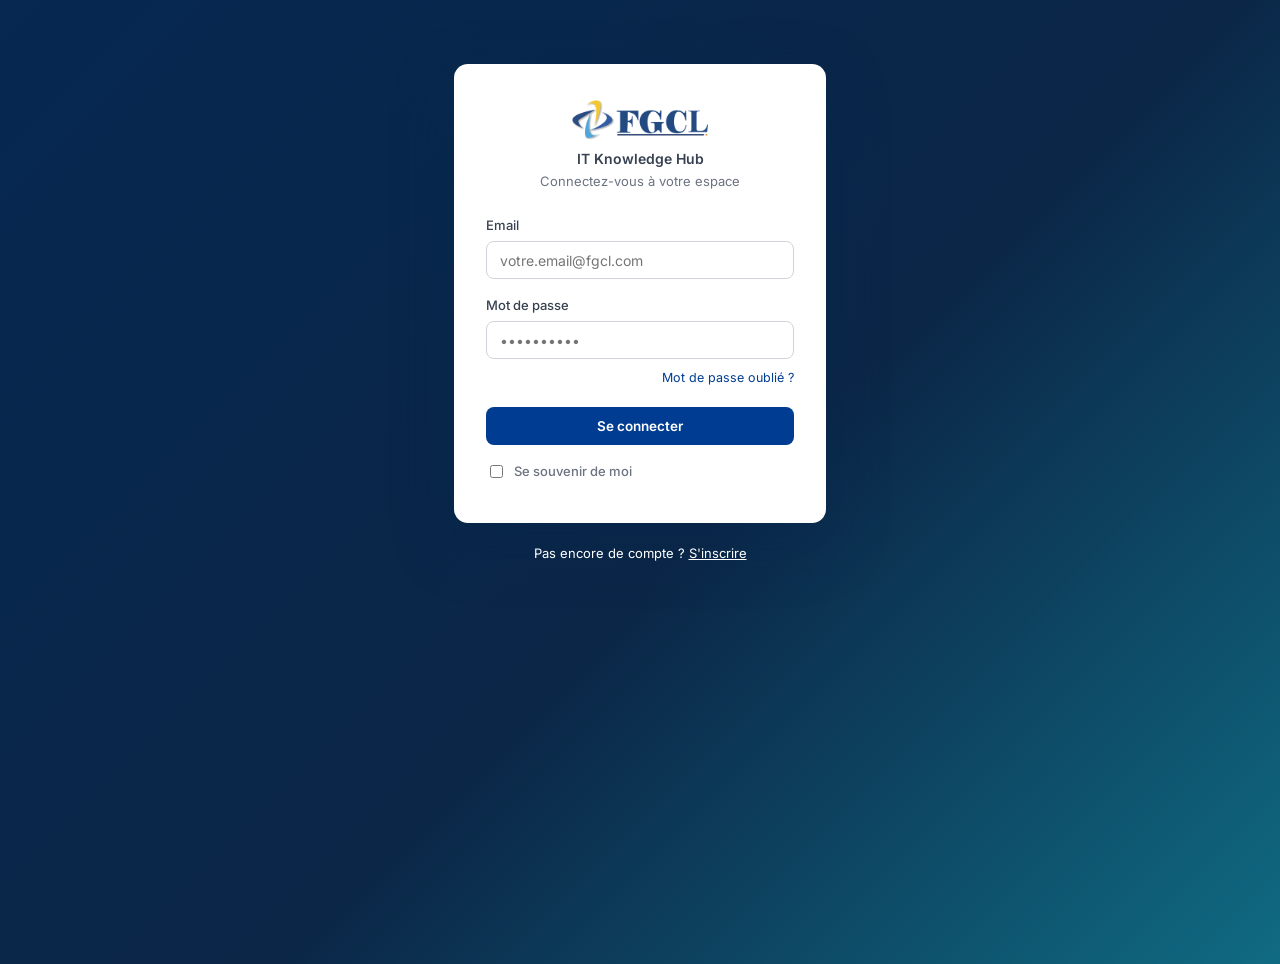
<file: index.html>
<!DOCTYPE html>
<html lang="fr">
<head>
  <meta charset="UTF-8">
  <title>IT Knowledge Hub</title>
  <link rel="stylesheet" href="style.css">
</head>
<body>
  <script src="api.js"></script>
  <script>
    async function route() {
      if (!getToken()) {
        window.location.href = "login.html";
        return;
      }
      try {
        const me = await apiFetch("/auth/me");
        window.location.href = me.role === "admin" ? "admin-dashboard.html" : "dashboard.html";
      } catch {
        clearToken();
        window.location.href = "login.html";
      }
    }
    route();
  </script>
</body>
</html>
</file>
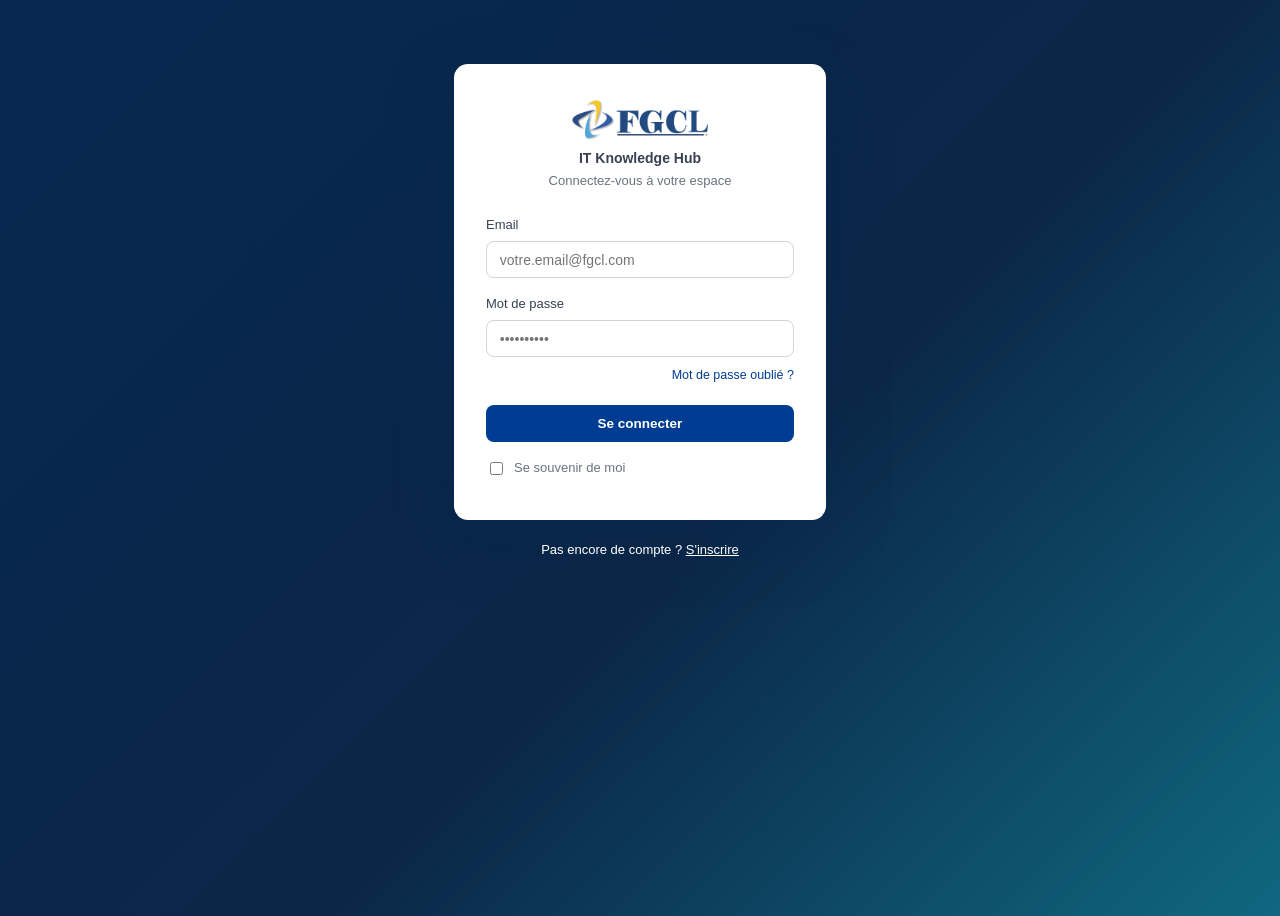
<file: admin-dashboard.html>
<!DOCTYPE html>
<html lang="fr">
<head>
  <meta charset="UTF-8">
  <meta name="viewport" content="width=device-width, initial-scale=1">
  <title>Espace admin — IT Knowledge Hub</title>
  <link rel="stylesheet" href="style.css">
</head>
<body>
  <div class="app-layout">
    <aside class="sidebar" id="sidebar"></aside>
    <div class="main-content">
      <div class="topheader" id="topheader"></div>

      <div class="page">
        <h2>Administration</h2>
        <p class="subtitle">Vue d'ensemble de la plateforme.</p>

        <div class="stats-grid" id="admin-stats-grid"></div>

        <div class="admin-analytics-row">
          <div class="card">
            <h4>Évolution des incidents (6 derniers mois)</h4>
            <div class="chart-bars" id="chart-bars"></div>
          </div>
          <div class="card">
            <h4>Top départements</h4>
            <div id="top-departments-list"></div>
          </div>
        </div>

        <h2 style="margin-top:2rem;">Comptes en attente de validation</h2>
        <p class="subtitle">Chaque technicien doit être approuvé avant de pouvoir se connecter — c'est le contrôle d'accès de la plateforme.</p>

        <div id="alert-box"></div>
        <div id="pending-list"></div>
      </div>
    </div>
  </div>

  <script src="api.js"></script>
  <script>
    let departmentsById = {};

    function escapeHtml(str) {
      const div = document.createElement("div");
      div.textContent = str;
      return div.innerHTML;
    }

    function monthLabel(monthKey) {
      const [year, month] = monthKey.split("-");
      const noms = ["Jan", "Fév", "Mar", "Avr", "Mai", "Jun", "Jul", "Aoû", "Sep", "Oct", "Nov", "Déc"];
      return noms[parseInt(month, 10) - 1];
    }

    function renderAdminStats(stats) {
      const o = stats.overview;
      document.getElementById("admin-stats-grid").innerHTML = `
        <div class="stat-card"><div class="value blue">${o.active_technicians}</div><div class="label">Techniciens actifs</div></div>
        <div class="stat-card"><div class="value teal">${o.total_incidents}</div><div class="label">Incidents au total</div></div>
        <div class="stat-card"><div class="value orange">${o.incidents_this_month}</div><div class="label">Incidents ce mois</div></div>
        <div class="stat-card"><div class="value green">${o.resolution_rate}%</div><div class="label">Taux de résolution</div></div>
      `;

      const maxCount = Math.max(1, ...stats.incidents_by_month.map((m) => m.count));
      document.getElementById("chart-bars").innerHTML = stats.incidents_by_month.map((m) => `
        <div class="chart-bar">
          <div class="chart-bar-track">
            <div class="chart-bar-fill" style="height:${(m.count / maxCount) * 100}%;"></div>
          </div>
          <div class="chart-bar-value">${m.count}</div>
          <div class="chart-bar-label">${monthLabel(m.month)}</div>
        </div>
      `).join("");

      const topList = document.getElementById("top-departments-list");
      if (stats.top_departments.length === 0) {
        topList.innerHTML = `<div class="empty-state">Aucun incident déclaré pour l'instant.</div>`;
      } else {
        const maxDept = Math.max(...stats.top_departments.map((d) => d.count));
        topList.innerHTML = stats.top_departments.map((d) => `
          <div class="dept-row">
            <div class="dept-row-label">${escapeHtml(d.name)}</div>
            <div class="dept-row-bar"><div class="dept-row-fill" style="width:${(d.count / maxDept) * 100}%;"></div></div>
            <div class="dept-row-count">${d.count}</div>
          </div>
        `).join("");
      }
    }

    async function loadAdminStats() {
      try {
        const stats = await apiFetch("/admin/stats");
        renderAdminStats(stats);
      } catch (err) {
        document.getElementById("admin-stats-grid").innerHTML = `<div class="alert alert-error">${err.message}</div>`;
      }
    }

    async function loadDepartmentsMap() {
      const departments = await apiFetch("/departments");
      departmentsById = Object.fromEntries(departments.map((d) => [d.id, d.nom]));
    }

    async function loadPending() {
      const list = document.getElementById("pending-list");
      list.innerHTML = `<p class="subtitle">Chargement...</p>`;
      try {
        const pending = await apiFetch("/admin/pending-technicians");
        if (pending.length === 0) {
          list.innerHTML = `<div class="empty-state">Aucun compte en attente pour le moment.</div>`;
          return;
        }
        list.innerHTML = pending.map((t) => `
          <div class="card admin-row">
            <div class="admin-row-info">
              <span class="admin-row-email">${escapeHtml(t.email)}</span>
              <span class="admin-row-meta">${escapeHtml(departmentsById[t.department_id] || "Département inconnu")} · inscrit le ${formatDate(t.created_at)}</span>
            </div>
            <div class="admin-row-actions">
              <button class="btn-primary btn-sm" onclick="approve('${t.id}')">Approuver</button>
              <button class="btn-danger btn-sm" onclick="reject('${t.id}')">Rejeter</button>
            </div>
          </div>
        `).join("");
      } catch (err) {
        list.innerHTML = `<div class="alert alert-error">${err.message}</div>`;
      }
    }

    async function approve(id) {
      const alertBox = document.getElementById("alert-box"); alertBox.innerHTML = "";
      try { await apiFetch(`/admin/technicians/${id}/approve`, { method: "POST" }); await loadPending(); }
      catch (err) { alertBox.innerHTML = `<div class="alert alert-error">${err.message}</div>`; }
    }

    async function reject(id) {
      const alertBox = document.getElementById("alert-box"); alertBox.innerHTML = "";
      if (!confirm("Rejeter et supprimer définitivement ce compte ?")) return;
      try { await apiFetch(`/admin/technicians/${id}/reject`, { method: "DELETE" }); await loadPending(); }
      catch (err) { alertBox.innerHTML = `<div class="alert alert-error">${err.message}</div>`; }
    }

    async function init() {
      const me = await fetchCurrentTechnician();
      if (!me) return;
      if (me.role !== "admin") { window.location.href = "dashboard.html"; return; }
      renderAppShell(me, "admin");
      await loadAdminStats();
      await loadDepartmentsMap();
      await loadPending();
    }

    init();
  </script>
</body>
</html>
</file>
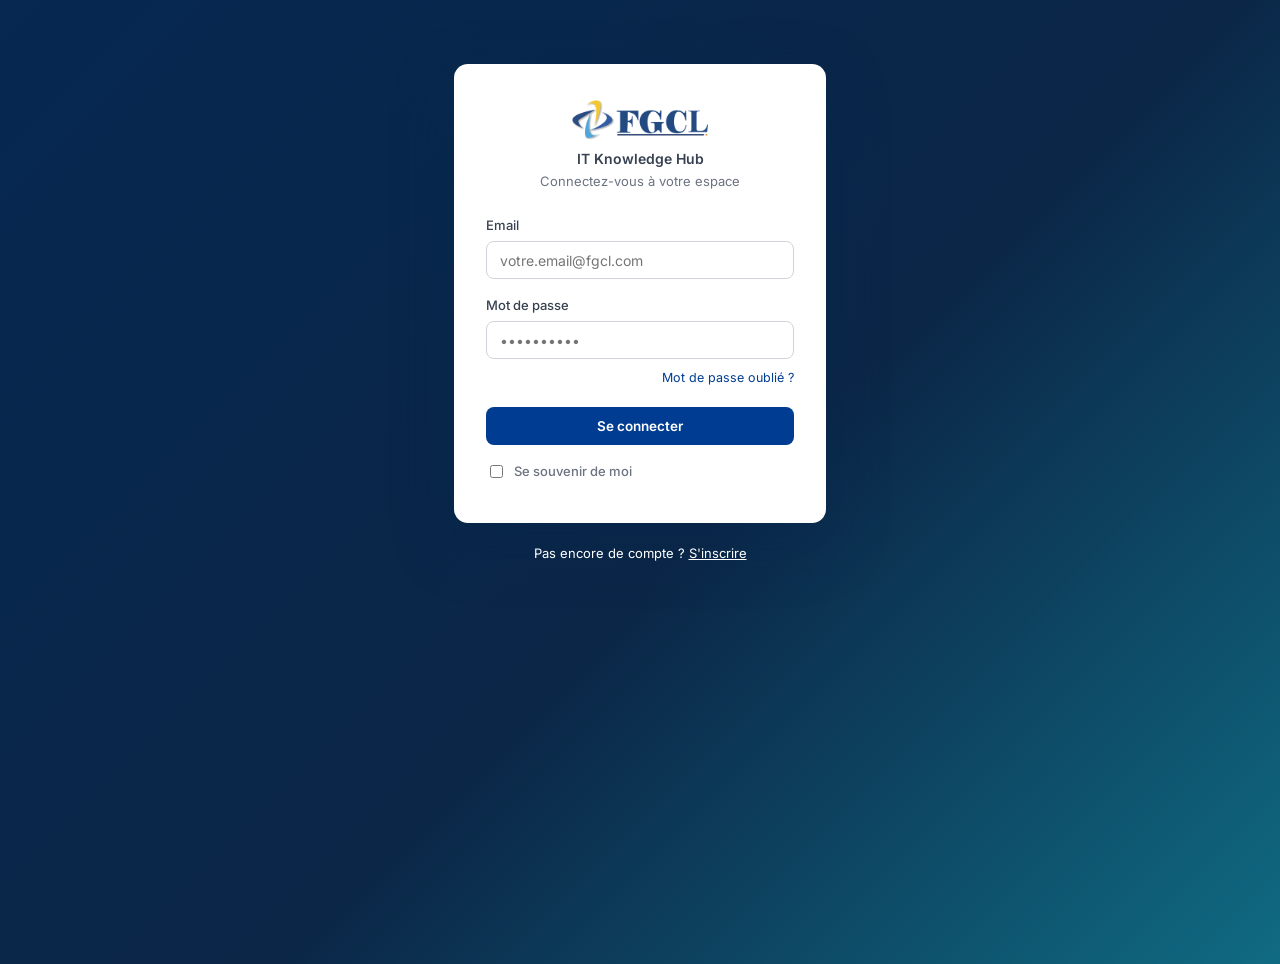
<file: chatbot.html>
<!DOCTYPE html>
<html lang="fr">
<head>
  <meta charset="UTF-8">
  <meta name="viewport" content="width=device-width, initial-scale=1">
  <title>Assistant IA — IT Knowledge Hub</title>
  <link rel="stylesheet" href="style.css">
</head>
<body>
  <div class="app-layout">
    <aside class="sidebar" id="sidebar"></aside>
    <div class="main-content">
      <div class="topheader" id="topheader"></div>

      <div class="page" style="max-width: 760px;">
        <h2>Assistant IA</h2>
        <p class="subtitle">Je suis là pour vous aider ! Décrivez votre problème en détail ou posez votre question.</p>

        <div class="chat-window" id="chat-window"></div>

        <div id="suggestions-box">
          <h4 style="font-size:13px; color: var(--neutre-500); font-weight:600;">Suggestions populaires</h4>
          <div class="suggestions-grid">
            <div class="suggestion-chip" data-text="Problème de connexion VPN">Problème de connexion VPN</div>
            <div class="suggestion-chip" data-text="Erreur application métier">Erreur application métier</div>
            <div class="suggestion-chip" data-text="Problème d'impression">Problème d'impression</div>
            <div class="suggestion-chip" data-text="Lenteur réseau">Lenteur réseau</div>
          </div>
        </div>

        <form class="chat-form" id="chat-form" style="margin-top:1.25rem;">
          <textarea id="chat-input" placeholder="Décrivez votre problème..." required></textarea>
          <button type="submit" class="btn-primary">Envoyer</button>
        </form>
      </div>
    </div>
  </div>

  <script src="api.js"></script>
  <script>
    requireAuth();

    const chatWindow = document.getElementById("chat-window");
    const chatForm = document.getElementById("chat-form");
    const chatInput = document.getElementById("chat-input");
    const suggestionsBox = document.getElementById("suggestions-box");

    function escapeHtml(str) {
      const div = document.createElement("div");
      div.textContent = str;
      return div.innerHTML;
    }

    function addUserBubble(text) {
      const bubble = document.createElement("div");
      bubble.className = "chat-bubble chat-bubble-user";
      bubble.textContent = text;
      chatWindow.appendChild(bubble);
    }

    function addLoadingBubble() {
      const bubble = document.createElement("div");
      bubble.className = "chat-loading";
      bubble.textContent = "J'ai trouvé les incidents similaires, un instant...";
      chatWindow.appendChild(bubble);
      chatWindow.scrollTop = chatWindow.scrollHeight;
      return bubble;
    }

    function addBotBubble(response) {
      const bubble = document.createElement("div");
      bubble.className = "chat-bubble chat-bubble-bot";
      bubble.textContent = response.message;

      if (response.found_match && response.solutions.length > 0) {
        const box = document.createElement("div");
        box.className = "chat-solutions";
        box.innerHTML = response.solutions.map((item) => `
          <div class="chat-solution-card ${item.is_accepted ? "accepted" : ""}">
            <div class="meta-row" style="margin-bottom:0.3rem;">
              <span class="star-badge">★ ${item.solution.stars_count}</span>
              <span>·</span><span>score ${item.score.toFixed(2)}</span>
              ${item.is_accepted ? "<span>· ✓ solution retenue</span>" : ""}
            </div>
            <a href="incident-detail.html?id=${item.solution.incident_id}">Voir l'incident d'origine →</a>
          </div>
        `).join("");
        bubble.appendChild(box);
      } else if (!response.found_match) {
        const link = document.createElement("div");
        link.style.marginTop = "0.6rem";
        link.innerHTML = `<a href="incident-new.html">+ Déclarer ce nouvel incident</a>`;
        bubble.appendChild(link);
      }
      chatWindow.appendChild(bubble);
      chatWindow.scrollTop = chatWindow.scrollHeight;
    }

    async function sendMessage(text) {
      if (!text) return;
      suggestionsBox.style.display = "none";
      addUserBubble(text);
      chatInput.value = "";
      chatInput.disabled = true;
      const loadingBubble = addLoadingBubble();

      try {
        const response = await apiFetch("/chatbot/ask", { method: "POST", body: JSON.stringify({ message: text }) });
        loadingBubble.remove();
        addBotBubble(response);
      } catch (err) {
        loadingBubble.remove();
        const bubble = document.createElement("div");
        bubble.className = "chat-bubble chat-bubble-bot";
        bubble.textContent = `Désolé, une erreur est survenue : ${err.message}`;
        chatWindow.appendChild(bubble);
      } finally {
        chatInput.disabled = false;
        chatInput.focus();
      }
    }

    chatForm.addEventListener("submit", (e) => {
      e.preventDefault();
      sendMessage(chatInput.value.trim());
    });

    document.querySelectorAll(".suggestion-chip").forEach((chip) => {
      chip.addEventListener("click", () => sendMessage(chip.dataset.text));
    });

    fetchCurrentTechnician().then((me) => {
      if (!me) return;
      renderAppShell(me, "chatbot");
    });
  </script>
</body>
</html>
</file>
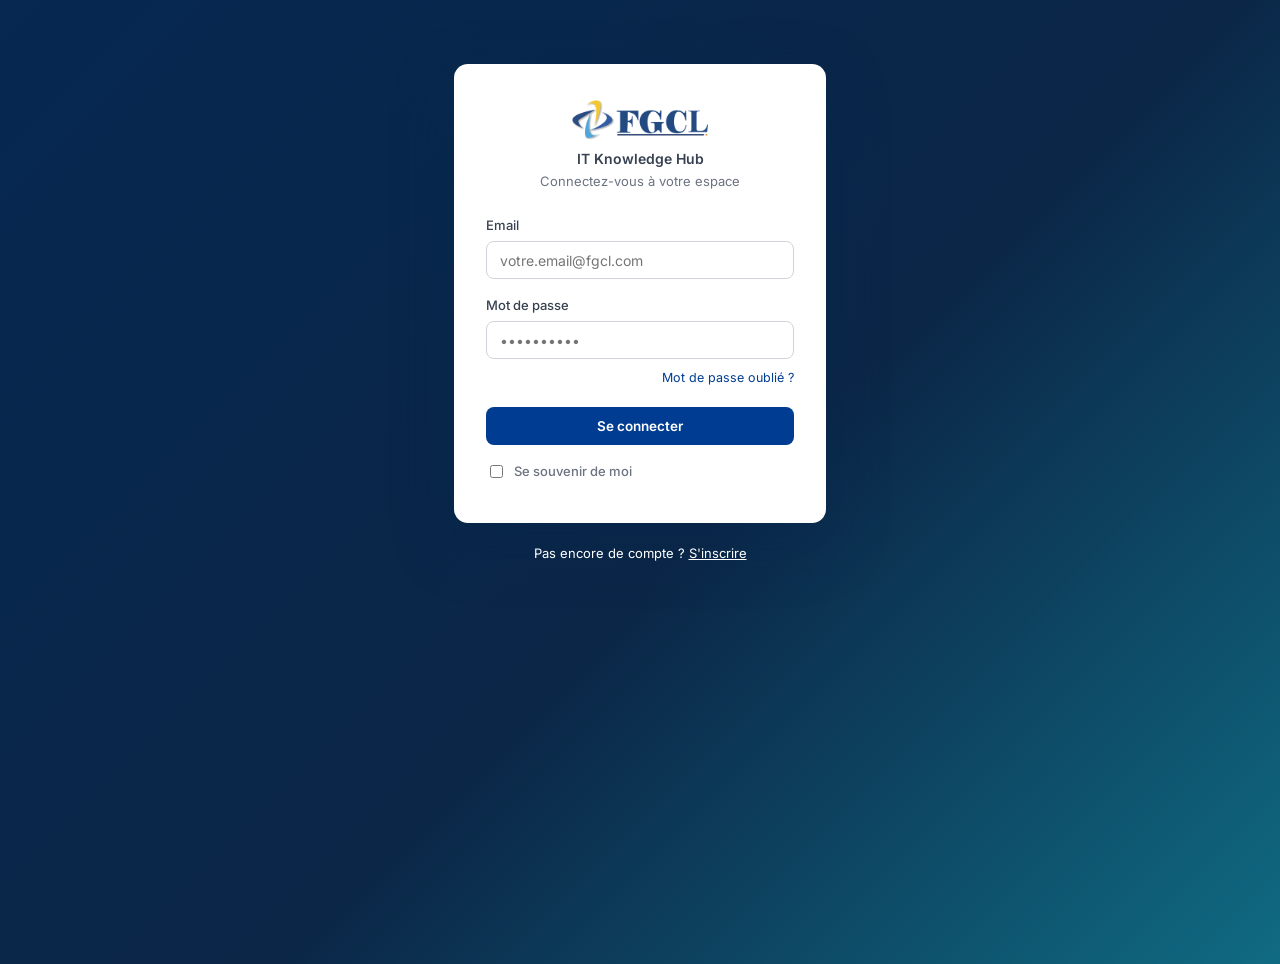
<file: connaissances.html>
<!DOCTYPE html>
<html lang="fr">
<head>
  <meta charset="UTF-8">
  <meta name="viewport" content="width=device-width, initial-scale=1">
  <title>Connaissances — IT Knowledge Hub</title>
  <link rel="stylesheet" href="style.css">
</head>
<body>
  <div class="app-layout">
    <aside class="sidebar" id="sidebar"></aside>
    <div class="main-content">
      <div class="topheader" id="topheader"></div>

      <div class="page">
        <h2>Base de connaissances</h2>
        <p class="subtitle">
          Chaque incident résolu devient une fiche de connaissance consultable —
          pas de contenu séparé à maintenir, la base se construit d'elle-même
          au fil des tickets fermés.
        </p>

        <input type="text" class="search-input" id="search-input" style="max-width:420px; margin-bottom:1.5rem;"
               placeholder="Rechercher un article, une solution...">

        <div class="kb-layout">
          <div class="card kb-categories">
            <h4 style="margin-bottom:0.75rem;">Catégories</h4>
            <div id="category-list"></div>
          </div>

          <div>
            <h4 style="margin-bottom:0.75rem;">Articles récents</h4>
            <div id="article-list"></div>
          </div>
        </div>
      </div>
    </div>
  </div>

  <script src="api.js"></script>
  <script>
    requireAuth();

    let allResolved = [];
    let departmentsById = {};
    let activeDepartment = "";

    function escapeHtml(str) {
      const div = document.createElement("div");
      div.textContent = str;
      return div.innerHTML;
    }

    function renderCategories() {
      const counts = {};
      allResolved.forEach((i) => { counts[i.department_id] = (counts[i.department_id] || 0) + 1; });

      const rows = [`
        <div class="category-row ${activeDepartment === "" ? "active" : ""}" data-dept="">
          Toutes les catégories <span class="category-count">${allResolved.length}</span>
        </div>
      `];
      Object.entries(departmentsById).forEach(([id, nom]) => {
        rows.push(`
          <div class="category-row ${activeDepartment === id ? "active" : ""}" data-dept="${id}">
            ${escapeHtml(nom)} <span class="category-count">${counts[id] || 0}</span>
          </div>
        `);
      });

      const box = document.getElementById("category-list");
      box.innerHTML = rows.join("");
      box.querySelectorAll(".category-row").forEach((el) => {
        el.addEventListener("click", () => {
          activeDepartment = el.dataset.dept;
          renderCategories();
          renderArticles();
        });
      });
    }

    function renderArticles() {
      const search = document.getElementById("search-input").value.trim().toLowerCase();
      let filtered = allResolved;
      if (activeDepartment) filtered = filtered.filter((i) => i.department_id === activeDepartment);
      if (search) filtered = filtered.filter((i) => i.titre.toLowerCase().includes(search));

      const box = document.getElementById("article-list");
      if (filtered.length === 0) {
        box.innerHTML = `<div class="empty-state">Aucun article ne correspond pour l'instant.</div>`;
        return;
      }
      box.innerHTML = filtered.map((i) => `
        <a class="card incident-card" href="incident-detail.html?id=${i.id}">
          <div class="incident-card-top">
            <div class="incident-title">${escapeHtml(i.titre)}</div>
            <span class="tag tag-resolu">Résolu</span>
          </div>
          <div class="meta-row">
            <span>${escapeHtml(departmentsById[i.department_id] || "")}</span>
            <span>·</span>
            <span class="ticket-id">${formatDate(i.closed_at || i.created_at)}</span>
          </div>
        </a>
      `).join("");
    }

    async function init() {
      const me = await fetchCurrentTechnician();
      if (!me) return;
      renderAppShell(me, "connaissances");

      const departments = await apiFetch("/departments");
      departmentsById = Object.fromEntries(departments.map((d) => [d.id, d.nom]));

      allResolved = await apiFetch("/incidents?status=ferme");
      allResolved.sort((a, b) => new Date(b.closed_at || b.created_at) - new Date(a.closed_at || a.created_at));

      renderCategories();
      renderArticles();
    }

    document.getElementById("search-input").addEventListener("input", renderArticles);
    init();
  </script>
</body>
</html>
</file>
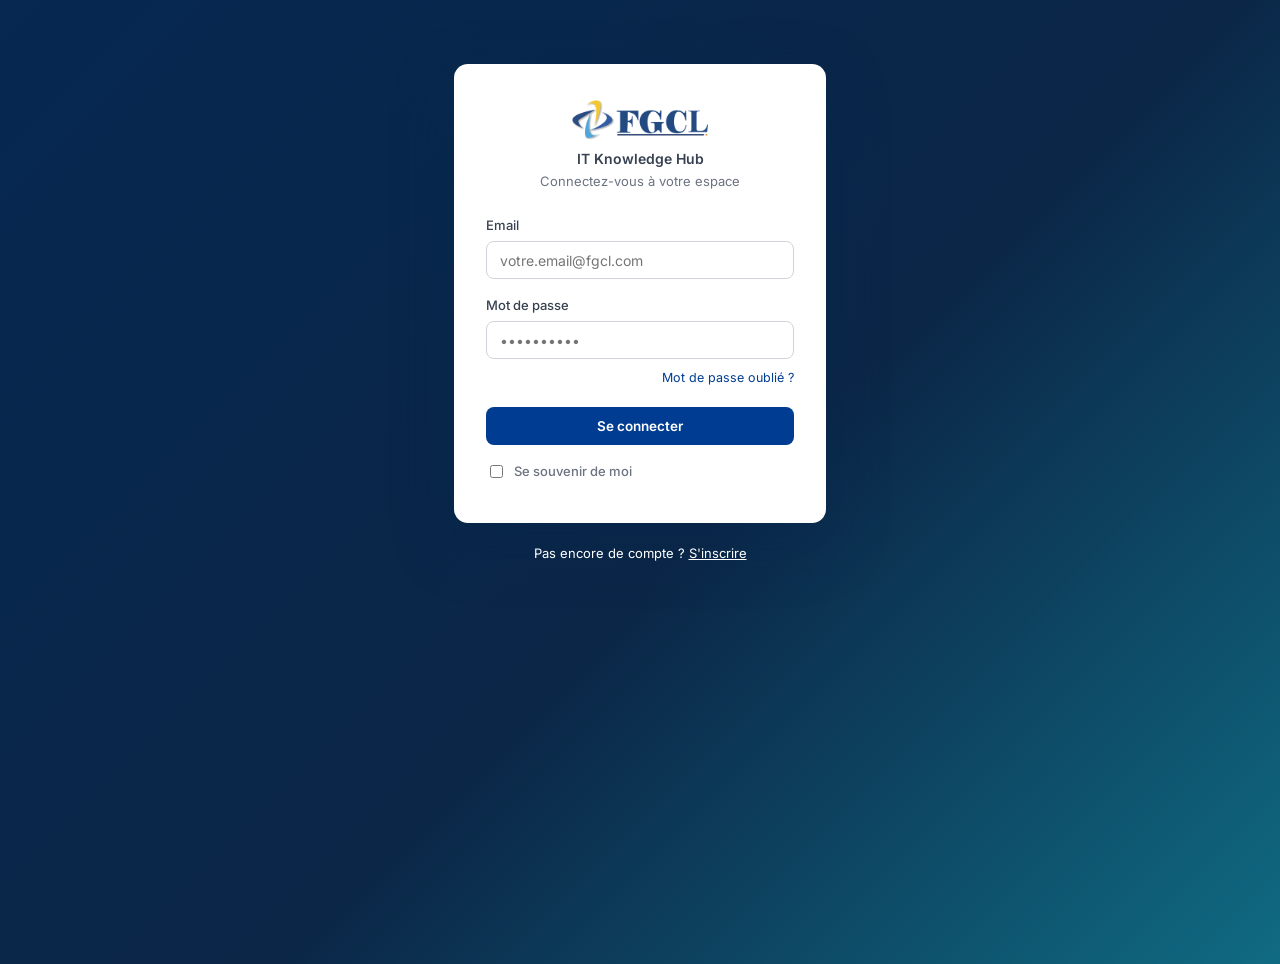
<file: dashboard.html>
<!DOCTYPE html>
<html lang="fr">
<head>
  <meta charset="UTF-8">
  <meta name="viewport" content="width=device-width, initial-scale=1">
  <title>Accueil — IT Knowledge Hub</title>
  <link rel="stylesheet" href="style.css">
</head>
<body>
  <div class="app-layout">
    <aside class="sidebar" id="sidebar"></aside>
    <div class="main-content">
      <div class="topheader" id="topheader"></div>

      <div class="page">
        <h2 id="greeting">Bonjour !</h2>
        <p class="subtitle">Voici un aperçu de votre activité.</p>

        <div class="stats-grid" id="stats-grid"></div>

        <div class="home-row">
          <div>
            <h4>Activité récente</h4>
            <div id="incident-list"></div>
            <a href="incidents.html" class="btn btn-secondary" style="margin-top:0.5rem;">Voir tout</a>
          </div>

          <div class="assistant-teaser card">
            <div class="assistant-teaser-icon">🤖</div>
            <h4>Assistant IA</h4>
            <p class="subtitle" style="margin-bottom:1rem;">Pose ta question, l'assistant recherche dans l'historique résolu.</p>
            <a href="chatbot.html" class="btn btn-primary btn-block">Démarrer une conversation</a>
          </div>
        </div>
      </div>
    </div>
  </div>

  <script src="api.js"></script>
  <script>
    requireAuth();

    function escapeHtml(str) {
      const div = document.createElement("div");
      div.textContent = str;
      return div.innerHTML;
    }

    function renderStats(incidents) {
      const total = incidents.length;
      const ouverts = incidents.filter((i) => i.status === "ouvert").length;
      const fermes = incidents.filter((i) => i.status === "ferme").length;
      const taux = total > 0 ? Math.round((fermes / total) * 100) : 0;

      document.getElementById("stats-grid").innerHTML = `
        <div class="stat-card"><div class="value blue">${total}</div><div class="label">Incidents au total</div></div>
        <div class="stat-card"><div class="value orange">${ouverts}</div><div class="label">Ouverts</div></div>
        <div class="stat-card"><div class="value teal">${fermes}</div><div class="label">Résolus</div></div>
        <div class="stat-card"><div class="value green">${taux}%</div><div class="label">Taux de résolution</div></div>
      `;
    }

    function renderRecent(incidents) {
      const list = document.getElementById("incident-list");
      if (incidents.length === 0) {
        list.innerHTML = `<div class="empty-state">Aucun incident pour l'instant. <a href="incident-new.html">Déclarer le premier</a>.</div>`;
        return;
      }
      list.innerHTML = incidents.slice(0, 5).map((incident) => `
        <a class="card incident-card" href="incident-detail.html?id=${incident.id}">
          <div class="incident-card-top">
            <div class="incident-title">${escapeHtml(incident.titre)}</div>
            ${statusPill(incident.status)}
          </div>
          <div class="meta-row">
            <span class="ticket-id">#${shortId(incident.id)}</span>
            <span>·</span>
            <span>${formatDate(incident.created_at)}</span>
          </div>
        </a>
      `).join("");
    }

    async function init() {
      const me = await fetchCurrentTechnician();
      if (!me) return;
      renderAppShell(me, "dashboard");
      document.getElementById("greeting").textContent = `Bonjour ${me.email.split("@")[0]} !`;

      try {
        const incidents = await apiFetch("/incidents");
        renderStats(incidents);
        renderRecent(incidents.sort((a, b) => new Date(b.created_at) - new Date(a.created_at)));
      } catch (err) {
        document.getElementById("incident-list").innerHTML = `<div class="alert alert-error">${err.message}</div>`;
      }
    }

    init();
  </script>
</body>
</html>
</file>
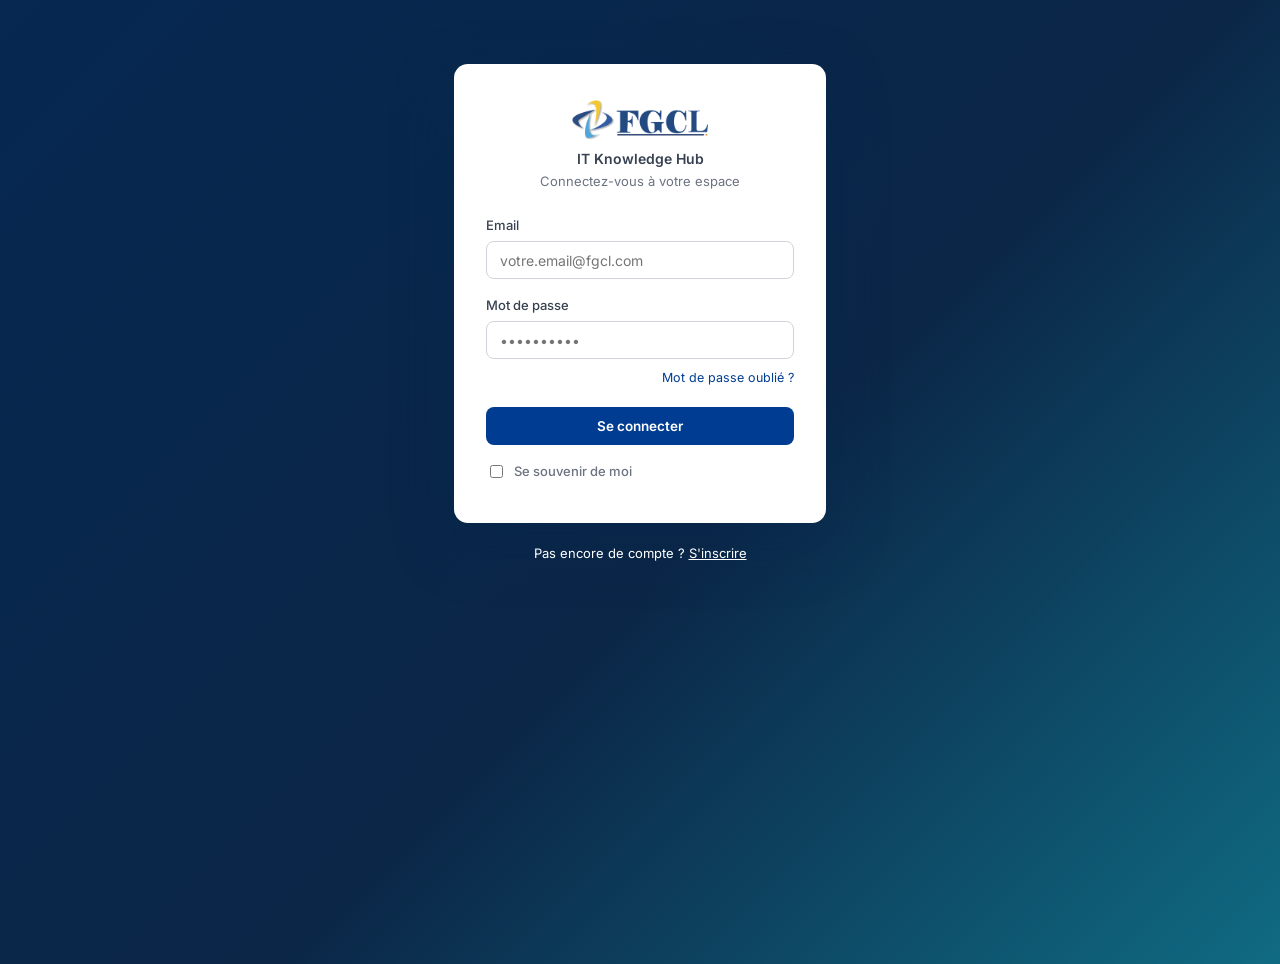
<file: favoris.html>
<!DOCTYPE html>
<html lang="fr">
<head>
  <meta charset="UTF-8">
  <meta name="viewport" content="width=device-width, initial-scale=1">
  <title>Favoris — IT Knowledge Hub</title>
  <link rel="stylesheet" href="style.css">
</head>
<body>
  <div class="app-layout">
    <aside class="sidebar" id="sidebar"></aside>
    <div class="main-content">
      <div class="topheader" id="topheader"></div>

      <div class="page">
        <h2>Mes favoris</h2>
        <p class="subtitle">Les incidents que tu as mis de côté pour les retrouver rapidement.</p>

        <div id="favorites-list"></div>
      </div>
    </div>
  </div>

  <script src="api.js"></script>
  <script>
    requireAuth();

    function escapeHtml(str) {
      const div = document.createElement("div");
      div.textContent = str;
      return div.innerHTML;
    }

    async function init() {
      const me = await fetchCurrentTechnician();
      if (!me) return;
      renderAppShell(me, "favoris");

      const list = document.getElementById("favorites-list");
      try {
        const favorites = await apiFetch("/incidents/favorites/mine");
        if (favorites.length === 0) {
          list.innerHTML = `<div class="empty-state">
            Aucun favori pour l'instant. Ouvre un incident et clique sur "☆ Ajouter aux favoris" pour le retrouver ici.
          </div>`;
          return;
        }
        list.innerHTML = favorites.map((incident) => `
          <a class="card incident-card" href="incident-detail.html?id=${incident.id}">
            <div class="incident-card-top">
              <div class="incident-title">★ ${escapeHtml(incident.titre)}</div>
              ${statusPill(incident.status)}
            </div>
            <div class="meta-row">
              <span class="ticket-id">#${shortId(incident.id)}</span>
              <span>·</span>
              <span>${formatDate(incident.created_at)}</span>
            </div>
          </a>
        `).join("");
      } catch (err) {
        list.innerHTML = `<div class="alert alert-error">${err.message}</div>`;
      }
    }

    init();
  </script>
</body>
</html>
</file>
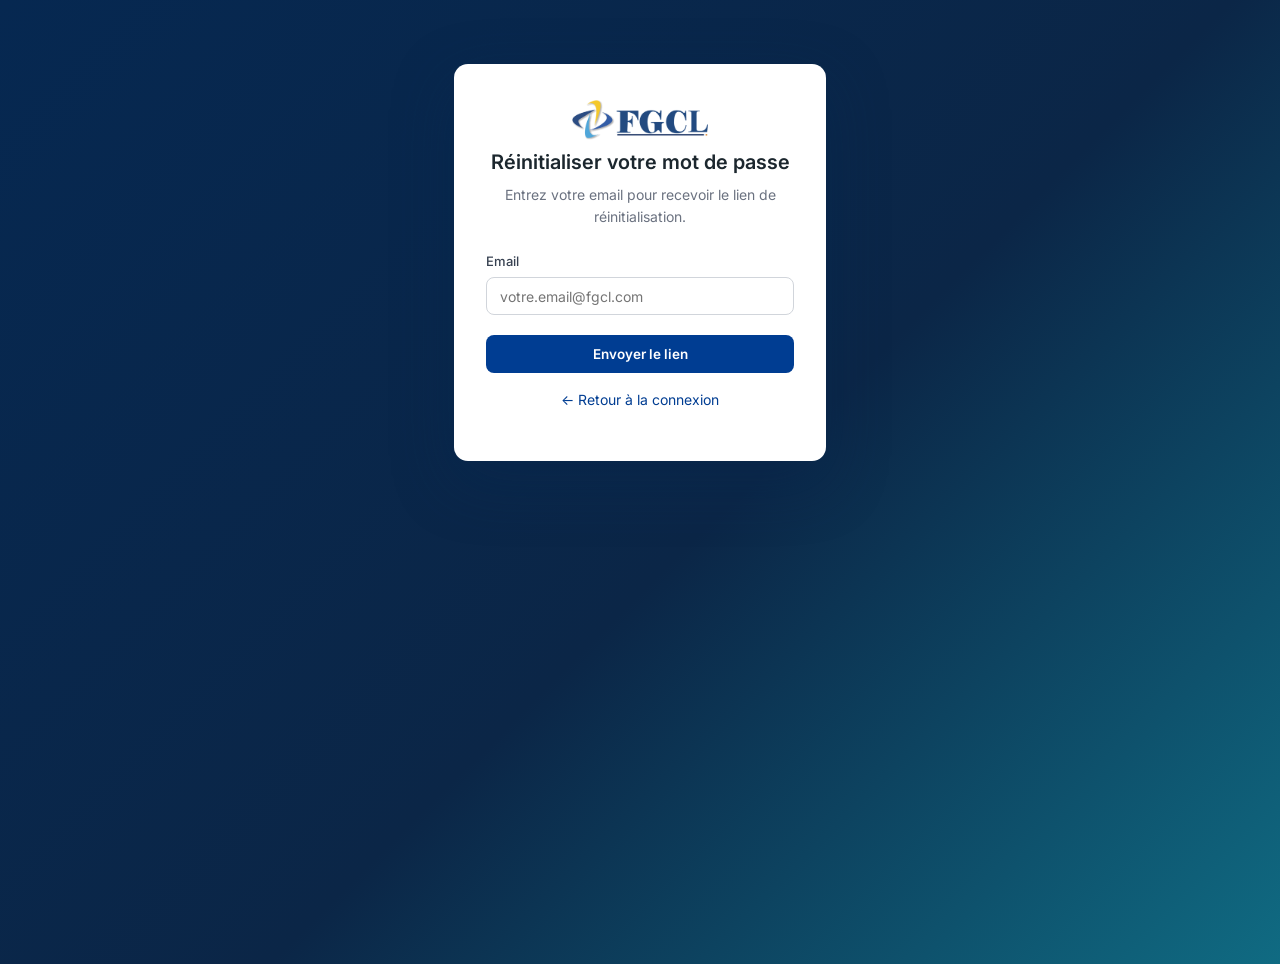
<file: forgot-password.html>
<!DOCTYPE html>
<html lang="fr">
<head>
  <meta charset="UTF-8">
  <meta name="viewport" content="width=device-width, initial-scale=1">
  <title>Mot de passe oublié — IT Knowledge Hub</title>
  <link rel="stylesheet" href="style.css">
  <style>
    body { background: linear-gradient(135deg, #062851 0%, #0B2647 55%, #14A8B7 140%); min-height: 100vh; }
    .auth-card { background: #fff; border-radius: 14px; box-shadow: 0 20px 60px rgba(6,40,81,0.35); padding: 2.25rem 2rem; }
    .auth-logo { display: flex; justify-content: center; margin-bottom: 0.5rem; }
    .auth-logo img { height: 40px; }
  </style>
</head>
<body>
  <div class="page-narrow">
    <div class="auth-card">
      <div class="auth-logo"><img src="assets/logo.png" alt="FGCL"></div>
      <h3 style="text-align:center;">Réinitialiser votre mot de passe</h3>
      <p class="subtitle" style="text-align:center;">Entrez votre email pour recevoir le lien de réinitialisation.</p>

      <div id="alert-box"></div>

      <form id="forgot-form">
        <label for="email">Email</label>
        <input type="email" id="email" placeholder="votre.email@fgcl.com" required>
        <button type="submit" class="btn-primary btn-block">Envoyer le lien</button>
      </form>

      <p style="text-align:center; margin-top:1rem;"><a href="login.html">← Retour à la connexion</a></p>
    </div>
  </div>

  <script src="api.js"></script>
  <script>
    document.getElementById("forgot-form").addEventListener("submit", async (e) => {
      e.preventDefault();
      const alertBox = document.getElementById("alert-box");
      const email = document.getElementById("email").value;

      try {
        await apiFetch("/auth/forgot-password", { method: "POST", body: JSON.stringify({ email }) });
        alertBox.innerHTML = `<div class="alert alert-success">
          Si cet email existe, un lien de réinitialisation a été envoyé.
          (Projet académique : sans serveur d'email réel, ce lien s'affiche
          dans la console du serveur backend — regarde la fenêtre CMD qui
          fait tourner uvicorn.)
        </div>`;
        document.getElementById("forgot-form").reset();
      } catch (err) {
        alertBox.innerHTML = `<div class="alert alert-error">${err.message}</div>`;
      }
    });
  </script>
</body>
</html>
</file>
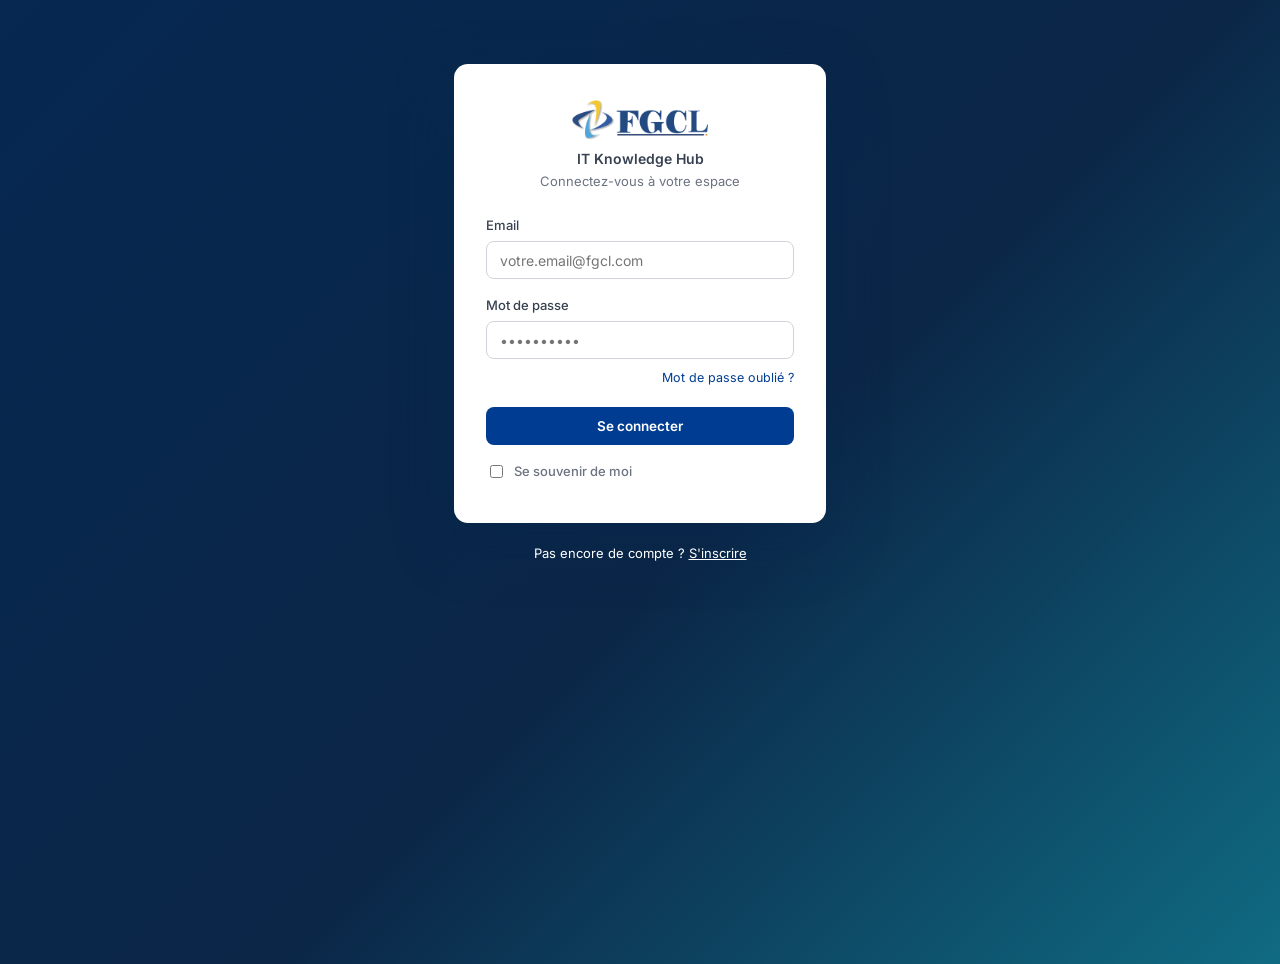
<file: historique.html>
<!DOCTYPE html>
<html lang="fr">
<head>
  <meta charset="UTF-8">
  <meta name="viewport" content="width=device-width, initial-scale=1">
  <title>Historique — IT Knowledge Hub</title>
  <link rel="stylesheet" href="style.css">
</head>
<body>
  <div class="app-layout">
    <aside class="sidebar" id="sidebar"></aside>
    <div class="main-content">
      <div class="topheader" id="topheader"></div>

      <div class="page">
        <h2>Mes activités</h2>
        <p class="subtitle">Résumé de ta contribution au Knowledge Hub.</p>

        <div class="stats-grid" id="stats-grid"></div>

        <h4>Activité récente</h4>
        <div id="feed-list"></div>
      </div>
    </div>
  </div>

  <script src="api.js"></script>
  <script>
    requireAuth();

    const activityIcons = {
      incident_opened: "📋",
      solution_authored: "💬",
      star_given: "⭐",
    };

    function escapeHtml(str) {
      const div = document.createElement("div");
      div.textContent = str;
      return div.innerHTML;
    }

    function renderStats(stats) {
      document.getElementById("stats-grid").innerHTML = `
        <div class="stat-card"><div class="value blue">${stats.incidents_opened}</div><div class="label">Incidents déclarés</div></div>
        <div class="stat-card"><div class="value green">${stats.incidents_resolved}</div><div class="label">Incidents résolus</div></div>
        <div class="stat-card"><div class="value teal">${stats.solutions_authored}</div><div class="label">Solutions proposées</div></div>
        <div class="stat-card"><div class="value orange">${stats.stars_given}</div><div class="label">Étoiles données</div></div>
        <div class="stat-card"><div class="value orange">${stats.stars_received}</div><div class="label">Étoiles reçues</div></div>
      `;
    }

    function renderFeed(feed) {
      const list = document.getElementById("feed-list");
      if (feed.length === 0) {
        list.innerHTML = `<div class="empty-state">Aucune activité pour l'instant.</div>`;
        return;
      }
      list.innerHTML = feed.map((item) => `
        <a class="card incident-card" href="${item.related_incident_id ? `incident-detail.html?id=${item.related_incident_id}` : "#"}">
          <div class="meta-row">
            <span style="font-size:16px;">${activityIcons[item.type] || "•"}</span>
            <span class="incident-title" style="font-size:13.5px;">${escapeHtml(item.description)}</span>
          </div>
          <div class="meta-row" style="margin-top:0.3rem;">
            <span class="ticket-id">${formatDate(item.date)}</span>
          </div>
        </a>
      `).join("");
    }

    async function init() {
      const me = await fetchCurrentTechnician();
      if (!me) return;
      renderAppShell(me, "historique");

      try {
        const data = await apiFetch("/auth/me/activity");
        renderStats(data.stats);
        renderFeed(data.feed);
      } catch (err) {
        document.getElementById("feed-list").innerHTML = `<div class="alert alert-error">${err.message}</div>`;
      }
    }

    init();
  </script>
</body>
</html>
</file>
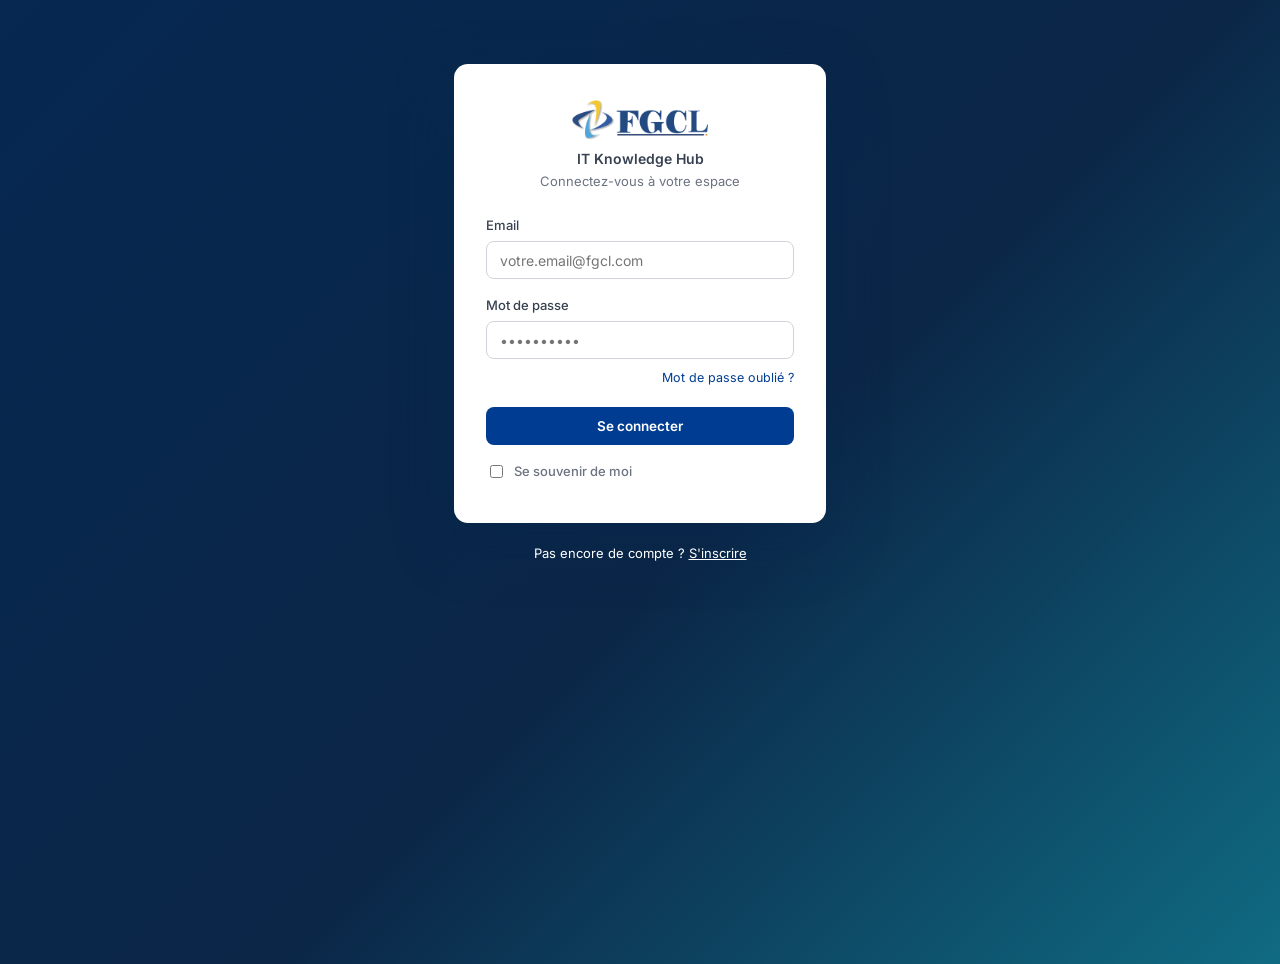
<file: incident-detail.html>
<!DOCTYPE html>
<html lang="fr">
<head>
  <meta charset="UTF-8">
  <meta name="viewport" content="width=device-width, initial-scale=1">
  <title>Détail de l'incident — IT Knowledge Hub</title>
  <link rel="stylesheet" href="style.css">
</head>
<body>
  <div class="app-layout">
    <aside class="sidebar" id="sidebar"></aside>
    <div class="main-content">
      <div class="topheader" id="topheader"></div>

      <div class="page" style="max-width: 760px;">
        <a href="dashboard.html" style="font-size:13px;">← Retour à l'accueil</a>
        <div id="incident-box" style="margin-top:0.75rem;"></div>

        <div class="tabs">
          <div class="tab active" data-tab="details">Détails</div>
          <div class="tab disabled" title="Extension future, hors périmètre des 30 jours">Timeline</div>
          <div class="tab active" data-tab="solutions" id="tab-solutions">Solutions</div>
          <div class="tab disabled" title="Extension future, hors périmètre des 30 jours">Pièces jointes</div>
          <div class="tab disabled" title="Extension future, hors périmètre des 30 jours">Commentaires</div>
        </div>

        <div id="panel-solutions">
          <h4>Solutions proposées</h4>
          <div id="solutions-box"></div>
          <div id="add-solution-box"></div>
          <div id="close-box"></div>
        </div>
      </div>
    </div>
  </div>

  <script src="api.js"></script>
  <script>
    requireAuth();

    const incidentId = new URLSearchParams(window.location.search).get("id");
    if (!incidentId) window.location.href = "dashboard.html";

    let me = null;
    let incident = null;
    let solutionsList = [];
    let isFavorited = false;

    function escapeHtml(str) {
      const div = document.createElement("div");
      div.textContent = str;
      return div.innerHTML;
    }

    async function loadAll() {
      me = await fetchCurrentTechnician();
      if (!me) return;
      renderAppShell(me, "incidents");

      try {
        incident = await apiFetch(`/incidents/${incidentId}`);
        solutionsList = await apiFetch(`/incidents/${incidentId}/solutions`);
        const favorites = await apiFetch("/incidents/favorites/mine");
        isFavorited = favorites.some((f) => f.id === incidentId);
      } catch (err) {
        document.getElementById("incident-box").innerHTML = `<div class="alert alert-error">${err.message}</div>`;
        return;
      }

      renderIncident();
      renderSolutions();
      renderAddSolutionForm();
      renderCloseSection();
    }

    async function toggleFavorite() {
      try {
        if (isFavorited) {
          await apiFetch(`/incidents/${incidentId}/favorite`, { method: "DELETE" });
        } else {
          await apiFetch(`/incidents/${incidentId}/favorite`, { method: "POST" });
        }
        isFavorited = !isFavorited;
        renderIncident();
      } catch (err) {
        alert(err.message);
      }
    }

    function renderIncident() {
      document.getElementById("incident-box").innerHTML = `
        <div class="card">
          <div class="incident-card-top">
            <div>
              <span class="ticket-id">#${shortId(incident.id)}</span>
              <h2 style="margin:0.2rem 0 0;">${escapeHtml(incident.titre)}</h2>
            </div>
            <div style="display:flex; align-items:center; gap:0.5rem;">
              ${statusPill(incident.status)}
              <button class="btn-star btn-sm" onclick="toggleFavorite()">${isFavorited ? "★ Retirer des favoris" : "☆ Ajouter aux favoris"}</button>
            </div>
          </div>
          <div class="meta-row" style="margin-bottom: 1rem;">
            <span>Ouvert le ${formatDate(incident.created_at)}</span>
            ${incident.closed_at ? `<span>· Fermé le ${formatDate(incident.closed_at)}</span>` : ""}
          </div>
          <p><strong>Symptômes</strong><br>${escapeHtml(incident.symptomes)}</p>
          <p><strong>Description</strong><br>${escapeHtml(incident.description)}</p>
          ${incident.contexte ? `<p><strong>Contexte</strong><br>${escapeHtml(incident.contexte)}</p>` : ""}
        </div>
      `;
    }

    function renderSolutions() {
      const box = document.getElementById("solutions-box");
      if (solutionsList.length === 0) {
        box.innerHTML = `<div class="empty-state">Aucune solution proposée pour l'instant.</div>`;
        return;
      }
      box.innerHTML = solutionsList.map((sol) => {
        const isAccepted = incident.accepted_solution_id === sol.id;
        const isOwn = me.id === sol.author_id;
        const starDisabled = isOwn ? "disabled title=\"Tu ne peux pas étoiler ta propre solution\"" : "";
        return `
          <div class="solution ${isAccepted ? "accepted" : ""}">
            <div class="solution-header">
              <span>#${shortId(sol.author_id)}${sol.is_documented_by_opener ? " · documentée par l'ouvreur" : ""}${isAccepted ? " · ✓ solution retenue" : ""}</span>
              <span class="star-badge">★ ${sol.stars_count}</span>
            </div>
            <p style="margin: 0 0 0.75rem;">${escapeHtml(sol.contenu)}</p>
            <button class="btn-star btn-sm" ${starDisabled} onclick="starSolution('${sol.id}')">★ Cette solution m'a aidé</button>
          </div>
        `;
      }).join("");
    }

    async function starSolution(solutionId) {
      try {
        await apiFetch(`/solutions/${solutionId}/star`, { method: "POST" });
        await loadAll();
      } catch (err) { alert(err.message); }
    }

    function renderAddSolutionForm() {
      const box = document.getElementById("add-solution-box");
      if (incident.status === "ferme") { box.innerHTML = ""; return; }
      box.innerHTML = `
        <h4>Proposer une solution</h4>
        <form id="solution-form" class="card">
          <div id="solution-alert"></div>
          <textarea id="solution-contenu" placeholder="Décris ce qui a fonctionné, ou ce que tu proposes d'essayer..." required></textarea>
          <button type="submit" class="btn-primary btn-block">Envoyer la réponse</button>
        </form>
      `;
      document.getElementById("solution-form").addEventListener("submit", async (e) => {
        e.preventDefault();
        const alertBox = document.getElementById("solution-alert");
        try {
          await apiFetch(`/incidents/${incidentId}/solutions`, {
            method: "POST",
            body: JSON.stringify({ contenu: document.getElementById("solution-contenu").value }),
          });
          await loadAll();
        } catch (err) {
          alertBox.innerHTML = `<div class="alert alert-error">${err.message}</div>`;
        }
      });
    }

    function renderCloseSection() {
      const box = document.getElementById("close-box");
      if (incident.status === "ferme" || me.id !== incident.opened_by) { box.innerHTML = ""; return; }

      const solutionOptions = solutionsList.map((sol) => `
        <label style="display:flex; align-items:flex-start; gap:0.5rem; font-weight:400; color: var(--neutre-900);">
          <input type="radio" name="accepted_solution" value="${sol.id}" style="width:auto; margin-top:0.3rem;">
          <span>${escapeHtml(sol.contenu.slice(0, 80))}${sol.contenu.length > 80 ? "..." : ""} <span class="star-badge">★ ${sol.stars_count}</span></span>
        </label>
      `).join("");

      box.innerHTML = `
        <h4>Fermer ce ticket</h4>
        <p class="subtitle">Seul toi, en tant qu'ouvreur, peux fermer ce ticket.</p>
        <div class="card">
          <div id="close-alert"></div>
          ${solutionsList.length > 0 ? `
            <label>Retenir une réponse existante</label>
            <div style="display:flex; flex-direction:column; gap:0.5rem; margin-bottom:1rem;">${solutionOptions}</div>
            <button class="btn-secondary" onclick="closeWithExisting()">Fermer avec cette solution</button>
            <hr style="border-color: var(--neutre-200); margin: 1.5rem 0;">
          ` : ""}
          <label for="own-solution">Ou : j'ai trouvé la solution moi-même</label>
          <textarea id="own-solution" placeholder="Décris la solution que tu as trouvée..."></textarea>
          <button class="btn-primary btn-block" onclick="closeWithOwn()">Documenter et fermer</button>
        </div>
      `;
    }

    async function closeWithExisting() {
      const selected = document.querySelector('input[name="accepted_solution"]:checked');
      const alertBox = document.getElementById("close-alert");
      if (!selected) { alertBox.innerHTML = `<div class="alert alert-error">Sélectionne une solution.</div>`; return; }
      try {
        await apiFetch(`/incidents/${incidentId}/close`, { method: "POST", body: JSON.stringify({ accepted_solution_id: selected.value }) });
        await loadAll();
      } catch (err) { alertBox.innerHTML = `<div class="alert alert-error">${err.message}</div>`; }
    }

    async function closeWithOwn() {
      const content = document.getElementById("own-solution").value;
      const alertBox = document.getElementById("close-alert");
      if (!content.trim()) { alertBox.innerHTML = `<div class="alert alert-error">Décris la solution avant de fermer le ticket.</div>`; return; }
      try {
        await apiFetch(`/incidents/${incidentId}/close`, { method: "POST", body: JSON.stringify({ own_solution_content: content }) });
        await loadAll();
      } catch (err) { alertBox.innerHTML = `<div class="alert alert-error">${err.message}</div>`; }
    }

    loadAll();
  </script>
</body>
</html>
</file>
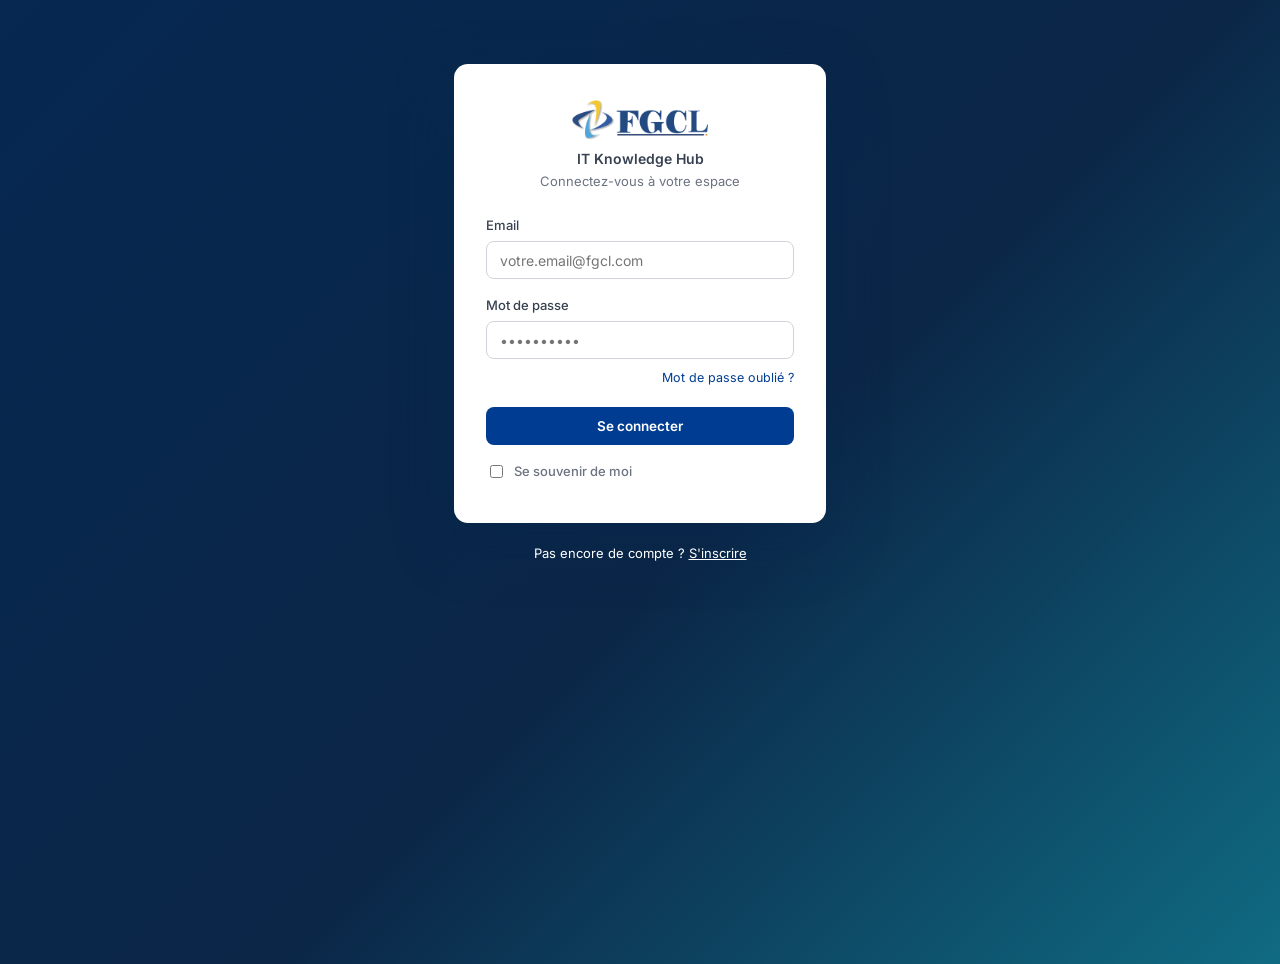
<file: incident-new.html>
<!DOCTYPE html>
<html lang="fr">
<head>
  <meta charset="UTF-8">
  <meta name="viewport" content="width=device-width, initial-scale=1">
  <title>Déclarer un incident — IT Knowledge Hub</title>
  <link rel="stylesheet" href="style.css">
</head>
<body>
  <div class="app-layout">
    <aside class="sidebar" id="sidebar"></aside>
    <div class="main-content">
      <div class="topheader" id="topheader"></div>

      <div class="page" style="max-width: 640px;">
        <a href="dashboard.html" style="font-size:13px;">← Retour à l'accueil</a>
        <h2 style="margin-top:0.75rem;">Déclarer un incident</h2>
        <p class="subtitle">Décris le problème le plus précisément possible : ça aide à retrouver des incidents similaires.</p>

        <div id="alert-box"></div>

        <form id="incident-form" class="card">
          <label for="titre">Titre</label>
          <input type="text" id="titre" minlength="3" maxlength="200" required>

          <label for="department">Département concerné</label>
          <select id="department" required>
            <option value="" disabled selected>Choisir...</option>
          </select>

          <label for="symptomes">Symptômes observés</label>
          <textarea id="symptomes" required placeholder="Ce que tu vois concrètement : messages d'erreur, comportement anormal..."></textarea>

          <label for="description">Description</label>
          <textarea id="description" required placeholder="Contexte général de l'incident."></textarea>

          <label for="contexte">Contexte (optionnel)</label>
          <textarea id="contexte" placeholder="Actions déjà tentées, environnement, matériel concerné..."></textarea>

          <button type="submit" class="btn-primary btn-block">Déclarer l'incident</button>
        </form>
      </div>
    </div>
  </div>

  <script src="api.js"></script>
  <script>
    requireAuth();
    fetchCurrentTechnician().then((me) => {
      if (!me) return;
      renderAppShell(me, "incidents");
    });
    populateDepartments(document.getElementById("department"));

    document.getElementById("incident-form").addEventListener("submit", async (e) => {
      e.preventDefault();
      const alertBox = document.getElementById("alert-box");
      alertBox.innerHTML = "";

      const payload = {
        titre: document.getElementById("titre").value,
        description: document.getElementById("description").value,
        symptomes: document.getElementById("symptomes").value,
        contexte: document.getElementById("contexte").value || null,
        department_id: document.getElementById("department").value,
      };

      try {
        const incident = await apiFetch("/incidents", { method: "POST", body: JSON.stringify(payload) });
        window.location.href = `incident-detail.html?id=${incident.id}`;
      } catch (err) {
        alertBox.innerHTML = `<div class="alert alert-error">${err.message}</div>`;
      }
    });
  </script>
</body>
</html>
</file>
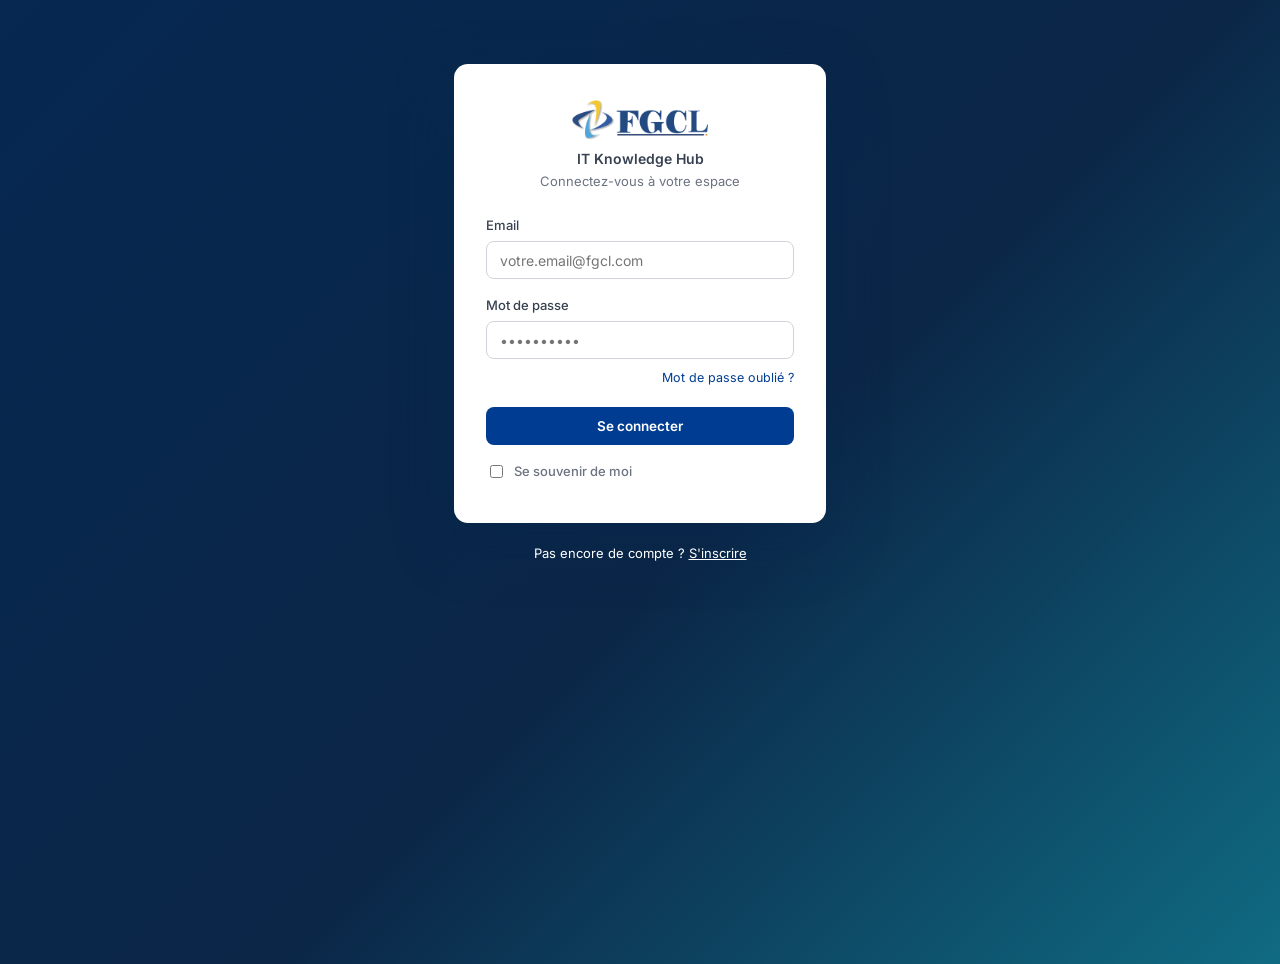
<file: incidents.html>
<!DOCTYPE html>
<html lang="fr">
<head>
  <meta charset="UTF-8">
  <meta name="viewport" content="width=device-width, initial-scale=1">
  <title>Incidents — IT Knowledge Hub</title>
  <link rel="stylesheet" href="style.css">
</head>
<body>
  <div class="app-layout">
    <aside class="sidebar" id="sidebar"></aside>
    <div class="main-content">
      <div class="topheader" id="topheader"></div>

      <div class="page">
        <h2>Incidents</h2>
        <p class="subtitle">Visibles pour tous les départements — la base de connaissances est partagée.</p>

        <div class="toolbar">
          <select id="filter-status">
            <option value="">Tous les statuts</option>
            <option value="ouvert">Ouverts</option>
            <option value="ferme">Fermés</option>
          </select>
          <select id="filter-department">
            <option value="">Tous les départements</option>
          </select>
          <a href="incident-new.html" class="btn btn-primary" style="margin-left:auto;">+ Déclarer un incident</a>
        </div>

        <div id="incident-list"></div>
      </div>
    </div>
  </div>

  <script src="api.js"></script>
  <script>
    requireAuth();

    const filterStatus = document.getElementById("filter-status");
    const filterDepartment = document.getElementById("filter-department");
    const list = document.getElementById("incident-list");

    function escapeHtml(str) {
      const div = document.createElement("div");
      div.textContent = str;
      return div.innerHTML;
    }

    async function loadIncidents() {
      list.innerHTML = `<p class="subtitle">Chargement...</p>`;
      const params = new URLSearchParams();
      if (filterStatus.value) params.append("status", filterStatus.value);
      if (filterDepartment.value) params.append("department_id", filterDepartment.value);

      try {
        const incidents = await apiFetch(`/incidents?${params.toString()}`);
        if (incidents.length === 0) {
          list.innerHTML = `<div class="empty-state">Aucun incident pour ces filtres. Sois le premier à en déclarer un.</div>`;
          return;
        }
        list.innerHTML = incidents.map((incident) => `
          <a class="card incident-card" href="incident-detail.html?id=${incident.id}">
            <div class="incident-card-top">
              <div class="incident-title">${escapeHtml(incident.titre)}</div>
              ${statusPill(incident.status)}
            </div>
            <div class="meta-row">
              <span class="ticket-id">#${shortId(incident.id)}</span>
              <span>·</span>
              <span>${formatDate(incident.created_at)}</span>
            </div>
          </a>
        `).join("");
      } catch (err) {
        list.innerHTML = `<div class="alert alert-error">${err.message}</div>`;
      }
    }

    async function init() {
      const me = await fetchCurrentTechnician();
      if (!me) return;
      renderAppShell(me, "incidents");

      const urlStatus = new URLSearchParams(window.location.search).get("status");
      if (urlStatus) filterStatus.value = urlStatus;

      await populateDepartments(filterDepartment);
      await loadIncidents();
    }

    filterStatus.addEventListener("change", loadIncidents);
    filterDepartment.addEventListener("change", loadIncidents);
    init();
  </script>
</body>
</html>
</file>
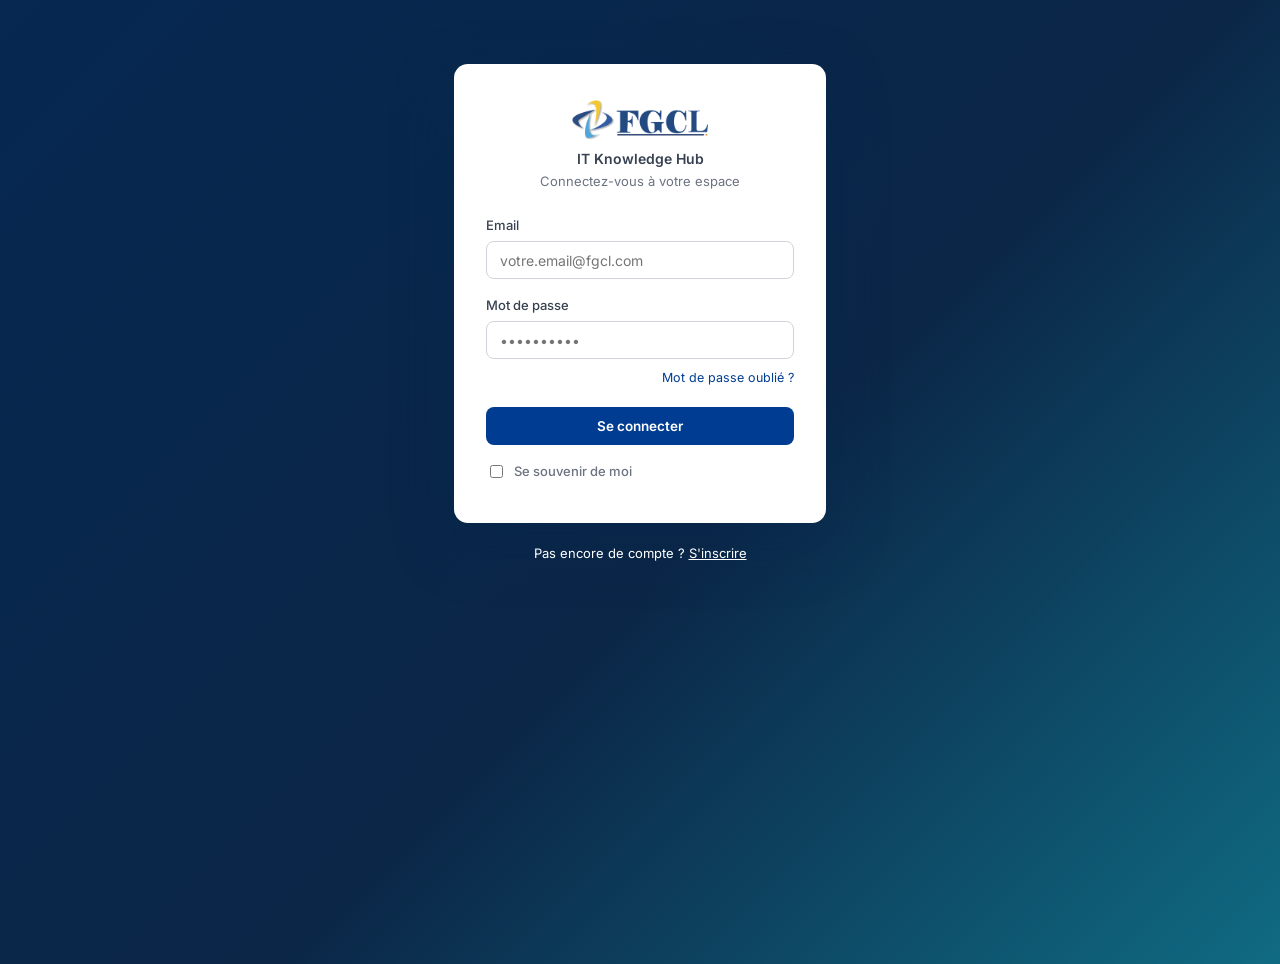
<file: login.html>
<!DOCTYPE html>
<html lang="fr">
<head>
  <meta charset="UTF-8">
  <meta name="viewport" content="width=device-width, initial-scale=1">
  <title>Connexion — IT Knowledge Hub</title>
  <link rel="stylesheet" href="style.css">
  <style>
    body {
      background: linear-gradient(135deg, #062851 0%, #0B2647 55%, #14A8B7 140%);
      min-height: 100vh;
    }
    .auth-card {
      background: #fff;
      border-radius: 14px;
      box-shadow: 0 20px 60px rgba(6,40,81,0.35);
      padding: 2.25rem 2rem;
    }
    .auth-logo { display: flex; justify-content: center; margin-bottom: 0.5rem; }
    .auth-logo img { height: 40px; }
    .auth-title { text-align: center; font-weight: 600; color: var(--neutre-700); margin-bottom: 1.5rem; }
    .auth-remember { display: flex; align-items: center; gap: 0.5rem; margin-top: 1rem; font-size: 13px; color: var(--neutre-500); }
    .auth-remember input { width: auto; }
    .auth-forgot { text-align: right; margin-top: 0.4rem; }
    .auth-forgot a { font-size: 12.5px; }
  </style>
</head>
<body>
  <div class="page-narrow">
    <div class="auth-card">
      <div class="auth-logo"><img src="assets/logo.png" alt="FGCL"></div>
      <div class="auth-title">IT Knowledge Hub<br><span style="font-weight:400; color: var(--neutre-500); font-size: 13px;">Connectez-vous à votre espace</span></div>

      <div id="alert-box"></div>

      <form id="login-form">
        <label for="email">Email</label>
        <input type="email" id="email" placeholder="votre.email@fgcl.com" required>

        <label for="password">Mot de passe</label>
        <input type="password" id="password" placeholder="••••••••••" required>
        <div class="auth-forgot"><a href="forgot-password.html">Mot de passe oublié ?</a></div>

        <button type="submit" class="btn-primary btn-block">Se connecter</button>

        <label class="auth-remember"><input type="checkbox"> Se souvenir de moi</label>
      </form>
    </div>

    <p style="text-align:center; color: #fff; font-size: 13px; margin-top: 1.25rem;">
      Pas encore de compte ? <a href="register.html" style="color:#fff; text-decoration:underline;">S'inscrire</a>
    </p>
  </div>

  <script src="api.js"></script>
  <script>
    document.getElementById("login-form").addEventListener("submit", async (e) => {
      e.preventDefault();
      const alertBox = document.getElementById("alert-box");
      alertBox.innerHTML = "";

      const email = document.getElementById("email").value;
      const password = document.getElementById("password").value;

      const body = new URLSearchParams();
      body.append("username", email);
      body.append("password", password);

      try {
        const data = await apiFetch("/auth/login", { method: "POST", body });
        setToken(data.access_token);
        const me = await apiFetch("/auth/me");
        window.location.href = me.role === "admin" ? "admin-dashboard.html" : "dashboard.html";
      } catch (err) {
        alertBox.innerHTML = `<div class="alert alert-error">${err.message}</div>`;
      }
    });
  </script>
</body>
</html>
</file>
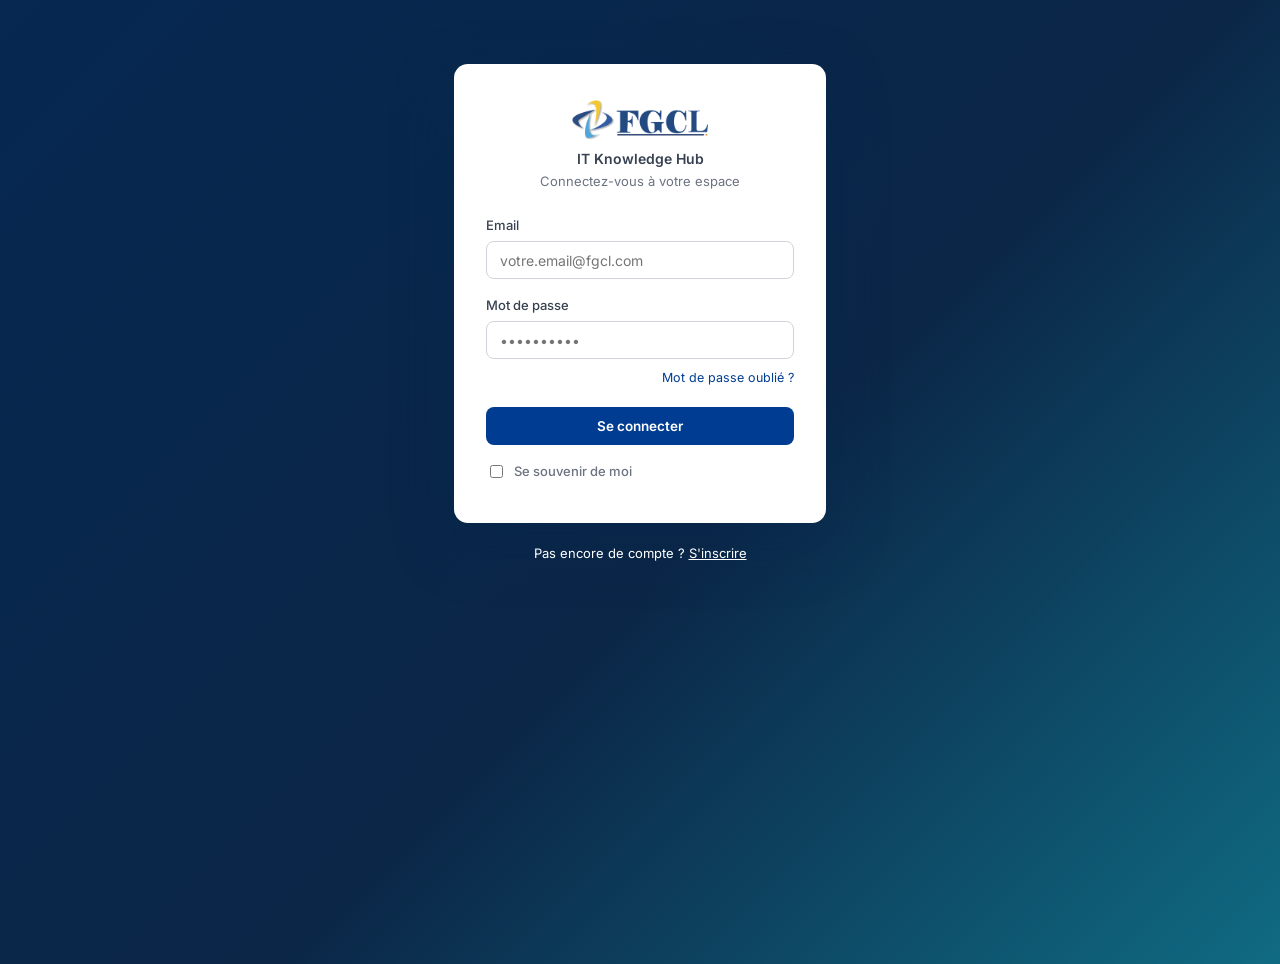
<file: profil.html>
<!DOCTYPE html>
<html lang="fr">
<head>
  <meta charset="UTF-8">
  <meta name="viewport" content="width=device-width, initial-scale=1">
  <title>Mon profil — IT Knowledge Hub</title>
  <link rel="stylesheet" href="style.css">
</head>
<body>
  <div class="app-layout">
    <aside class="sidebar" id="sidebar"></aside>
    <div class="main-content">
      <div class="topheader" id="topheader"></div>

      <div class="page" style="max-width: 640px;">
        <h2>Mon profil</h2>

        <div class="tabs">
          <div class="tab active">Informations</div>
          <div class="tab disabled" title="Extension future, hors périmètre actuel">Préférences</div>
          <div class="tab disabled" title="Extension future, hors périmètre actuel">Notifications</div>
        </div>

        <div id="alert-box"></div>

        <form id="profile-form" class="card">
          <div style="display:flex; align-items:center; gap:1rem; margin-bottom:1.5rem;">
            <div class="user-avatar" id="profile-avatar" style="width:56px; height:56px; font-size:20px;"></div>
            <div>
              <div style="font-weight:600;" id="profile-email-display"></div>
              <div class="subtitle" style="margin:0;" id="profile-role-display"></div>
            </div>
          </div>

          <label for="nom_complet">Nom complet</label>
          <input type="text" id="nom_complet" placeholder="Ex : Jean Dupont">

          <label for="email">Email</label>
          <input type="email" id="email" disabled>

          <label for="role">Rôle</label>
          <input type="text" id="role" disabled>

          <label for="site">Site</label>
          <input type="text" id="site" placeholder="Ex : Siège Douala">

          <label for="telephone">Téléphone</label>
          <input type="tel" id="telephone" placeholder="Ex : +237 6 00 00 00 00">

          <button type="submit" class="btn-primary" style="margin-top:1.5rem;">Enregistrer</button>
        </form>
      </div>
    </div>
  </div>

  <script src="api.js"></script>
  <script>
    requireAuth();

    async function init() {
      const me = await fetchCurrentTechnician();
      if (!me) return;
      renderAppShell(me, "profil");

      document.getElementById("profile-avatar").textContent = me.email.slice(0, 2).toUpperCase();
      document.getElementById("profile-email-display").textContent = me.email;
      document.getElementById("profile-role-display").textContent = me.role === "admin" ? "Administrateur" : "Technicien Support";

      document.getElementById("nom_complet").value = me.nom_complet || "";
      document.getElementById("email").value = me.email;
      document.getElementById("role").value = me.role === "admin" ? "Administrateur" : "Technicien Support";
      document.getElementById("site").value = me.site || "";
      document.getElementById("telephone").value = me.telephone || "";
    }

    document.getElementById("profile-form").addEventListener("submit", async (e) => {
      e.preventDefault();
      const alertBox = document.getElementById("alert-box");
      alertBox.innerHTML = "";

      const payload = {
        nom_complet: document.getElementById("nom_complet").value || null,
        site: document.getElementById("site").value || null,
        telephone: document.getElementById("telephone").value || null,
      };

      try {
        await apiFetch("/auth/me", { method: "PATCH", body: JSON.stringify(payload) });
        alertBox.innerHTML = `<div class="alert alert-success">Profil mis à jour avec succès.</div>`;
      } catch (err) {
        alertBox.innerHTML = `<div class="alert alert-error">${err.message}</div>`;
      }
    });

    init();
  </script>
</body>
</html>
</file>
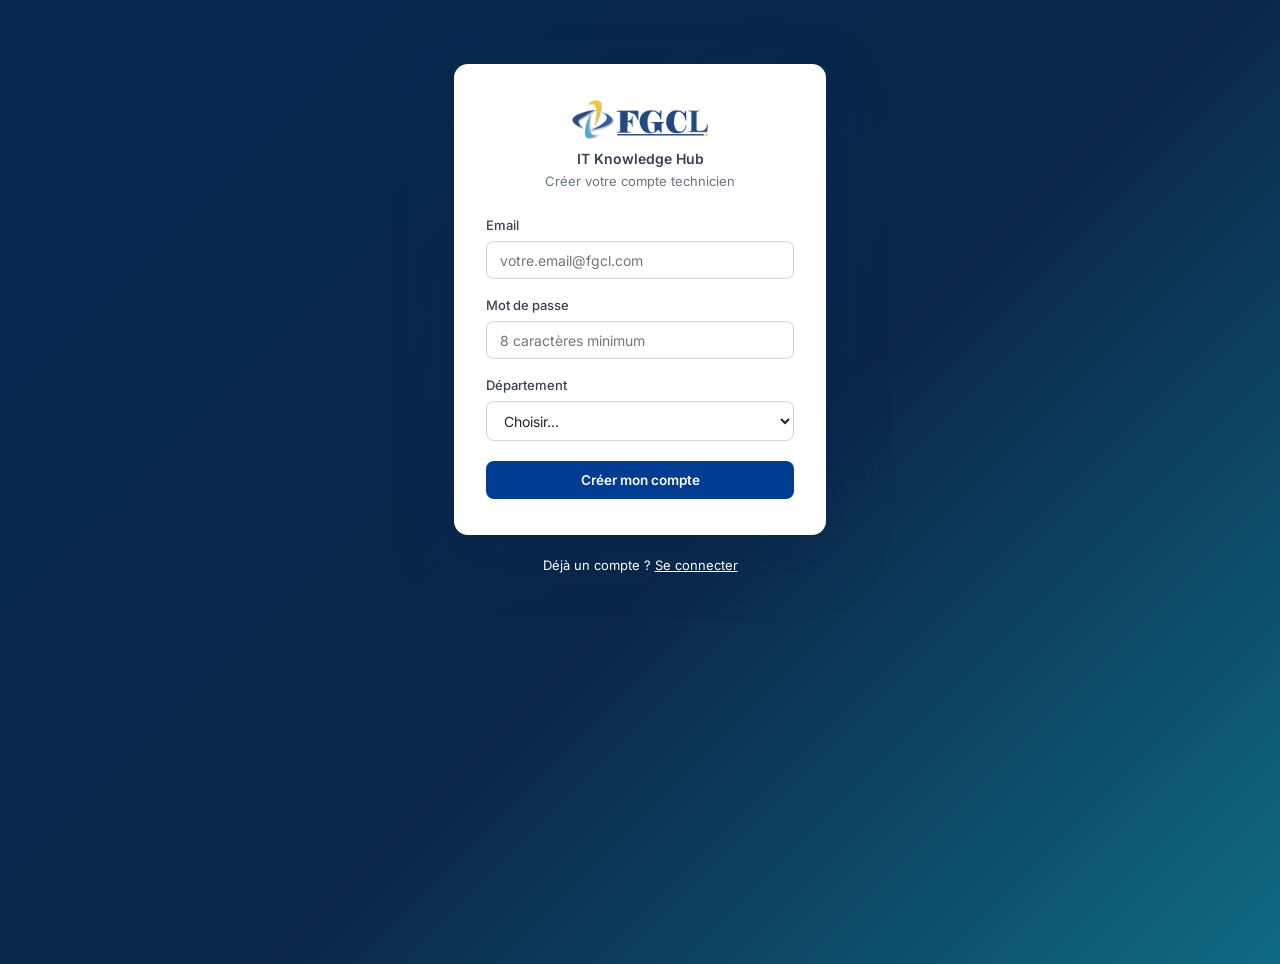
<file: register.html>
<!DOCTYPE html>
<html lang="fr">
<head>
  <meta charset="UTF-8">
  <meta name="viewport" content="width=device-width, initial-scale=1">
  <title>Inscription — IT Knowledge Hub</title>
  <link rel="stylesheet" href="style.css">
  <style>
    body { background: linear-gradient(135deg, #062851 0%, #0B2647 55%, #14A8B7 140%); min-height: 100vh; }
    .auth-card { background: #fff; border-radius: 14px; box-shadow: 0 20px 60px rgba(6,40,81,0.35); padding: 2.25rem 2rem; }
    .auth-logo { display: flex; justify-content: center; margin-bottom: 0.5rem; }
    .auth-logo img { height: 40px; }
    .auth-title { text-align: center; font-weight: 600; color: var(--neutre-700); margin-bottom: 1.5rem; }
  </style>
</head>
<body>
  <div class="page-narrow">
    <div class="auth-card">
      <div class="auth-logo"><img src="assets/logo.png" alt="FGCL"></div>
      <div class="auth-title">IT Knowledge Hub<br><span style="font-weight:400; color: var(--neutre-500); font-size: 13px;">Créer votre compte technicien</span></div>

      <div id="alert-box"></div>

      <form id="register-form">
        <label for="email">Email</label>
        <input type="email" id="email" placeholder="votre.email@fgcl.com" required>

        <label for="password">Mot de passe</label>
        <input type="password" id="password" minlength="8" placeholder="8 caractères minimum" required>

        <label for="department">Département</label>
        <select id="department" required>
          <option value="" disabled selected>Choisir...</option>
        </select>

        <button type="submit" class="btn-primary btn-block">Créer mon compte</button>
      </form>
    </div>

    <p style="text-align:center; color: #fff; font-size: 13px; margin-top: 1.25rem;">
      Déjà un compte ? <a href="login.html" style="color:#fff; text-decoration:underline;">Se connecter</a>
    </p>
  </div>

  <script src="api.js"></script>
  <script>
    populateDepartments(document.getElementById("department"));

    document.getElementById("register-form").addEventListener("submit", async (e) => {
      e.preventDefault();
      const alertBox = document.getElementById("alert-box");
      alertBox.innerHTML = "";

      const payload = {
        email: document.getElementById("email").value,
        password: document.getElementById("password").value,
        department_id: document.getElementById("department").value,
      };

      try {
        await apiFetch("/auth/register", { method: "POST", body: JSON.stringify(payload) });
        alertBox.innerHTML = `<div class="alert alert-success">
          Compte créé. Il doit maintenant être validé par un administrateur avant que tu puisses te connecter.
        </div>`;
        document.getElementById("register-form").reset();
      } catch (err) {
        alertBox.innerHTML = `<div class="alert alert-error">${err.message}</div>`;
      }
    });
  </script>
</body>
</html>
</file>
<file: style.css>
/* ============================================================
   IT Knowledge Hub — Design system
   Repris fidèlement du style guide fourni par BY : palette exacte,
   typographie Inter, composants UI, navigation en sidebar.
   ============================================================ */

@import url('https://fonts.googleapis.com/css2?family=Inter:wght@400;500;600;700&family=JetBrains+Mono:wght@400;500&display=swap');

:root {
  --primaire: #003D92;
  --primaire-fonce: #062851;
  --secondaire: #14A8B7;
  --accent: #F29B08;
  --succes: #1AAE75;
  --succes-tint: #E4F7EE;
  --avertissement: #F0B353;
  --avertissement-tint: #FEF3E2;
  --erreur: #E93C37;
  --erreur-tint: #FDECEC;

  --neutre-900: #1C272E;
  --neutre-700: #374151;
  --neutre-500: #6B7280;
  --neutre-300: #D1D5DB;
  --neutre-200: #E5E7EB;
  --neutre-100: #F3F4F6;
  --neutre-50: #F9FAFB;
  --blanc: #FFFFFF;

  --sidebar-bg: #0B2647;
  --sidebar-bg-active: #14396B;
  --sidebar-text: #C6D3E3;
  --sidebar-text-active: #FFFFFF;

  --radius: 10px;
  --radius-pill: 999px;
  --shadow-card: 0 1px 2px rgba(16, 24, 40, 0.05), 0 1px 3px rgba(16, 24, 40, 0.08);
  --font-body: "Inter", sans-serif;
  --font-mono: "JetBrains Mono", monospace;
}

* { box-sizing: border-box; }

body {
  margin: 0;
  background: var(--neutre-50);
  color: var(--neutre-900);
  font-family: var(--font-body);
  line-height: 1.55;
  font-size: 14px;
}

a { color: var(--primaire); text-decoration: none; }
a:hover { text-decoration: underline; }

h1, h2, h3, h4 {
  font-family: var(--font-body);
  margin: 0 0 0.5rem;
  color: var(--neutre-900);
}
h1 { font-size: 32px; font-weight: 700; line-height: 40px; }
h2 { font-size: 24px; font-weight: 700; line-height: 32px; }
h3 { font-size: 20px; font-weight: 600; line-height: 28px; }
h4 { font-size: 16px; font-weight: 600; line-height: 24px; }
.subtitle { color: var(--neutre-500); margin: 0 0 1.5rem; font-size: 14px; }

/* ---------- Layout applicatif : sidebar + contenu ---------- */
.app-layout { display: flex; min-height: 100vh; }

.sidebar {
  width: 220px;
  flex-shrink: 0;
  background: var(--sidebar-bg);
  color: var(--sidebar-text);
  display: flex;
  flex-direction: column;
  padding: 1.25rem 0.9rem;
  position: sticky;
  top: 0;
  height: 100vh;
}

.sidebar-logo {
  display: flex;
  align-items: center;
  gap: 0.5rem;
  padding: 0 0.4rem 1.25rem;
  margin-bottom: 0.75rem;
  border-bottom: 1px solid rgba(255,255,255,0.1);
}
.sidebar-logo img { height: 28px; background: #fff; padding: 4px 8px; border-radius: 6px; }

.sidebar-nav { flex: 1; display: flex; flex-direction: column; gap: 2px; }

.sidebar-link {
  display: flex;
  align-items: center;
  gap: 0.65rem;
  padding: 0.6rem 0.7rem;
  border-radius: 8px;
  color: var(--sidebar-text);
  font-size: 13.5px;
  font-weight: 500;
}
.sidebar-link:hover { background: rgba(255,255,255,0.06); text-decoration: none; }
.sidebar-link.active { background: var(--sidebar-bg-active); color: var(--sidebar-text-active); }
.sidebar-link .icon { width: 18px; text-align: center; }
.sidebar-link.disabled { opacity: 0.4; cursor: not-allowed; }
.sidebar-link.disabled:hover { background: none; }

.sidebar-footer {
  border-top: 1px solid rgba(255,255,255,0.1);
  padding-top: 0.6rem;
  display: flex;
  flex-direction: column;
  gap: 2px;
}

.main-content { flex: 1; min-width: 0; }

.topheader {
  display: flex;
  align-items: center;
  justify-content: space-between;
  gap: 1rem;
  padding: 0.9rem 1.75rem;
  background: #ffffff;
  border-bottom: 1px solid var(--neutre-200);
}

.search-input {
  flex: 1;
  max-width: 420px;
  padding: 0.5rem 0.9rem;
  border: 1px solid var(--neutre-200);
  border-radius: var(--radius-pill);
  background: var(--neutre-50);
  font-size: 13.5px;
}

.user-chip { display: flex; align-items: center; gap: 0.6rem; font-size: 13px; }
.user-avatar {
  width: 34px; height: 34px; border-radius: 50%;
  background: var(--primaire); color: #fff;
  display: flex; align-items: center; justify-content: center;
  font-weight: 600; font-size: 13px;
}
.user-meta { line-height: 1.3; }
.user-meta .name { font-weight: 600; color: var(--neutre-900); }
.user-meta .role { color: var(--neutre-500); font-size: 12px; }

.page { max-width: 980px; margin: 0 auto; padding: 2rem 1.75rem 4rem; }
.page-narrow { max-width: 420px; margin: 4rem auto; padding: 0 1.5rem; }

/* ---------- Cartes de statistiques ---------- */
.stats-grid {
  display: grid;
  grid-template-columns: repeat(auto-fit, minmax(140px, 1fr));
  gap: 1rem;
  margin-bottom: 1.75rem;
}
.stat-card {
  background: #fff;
  border: 1px solid var(--neutre-200);
  border-radius: var(--radius);
  box-shadow: var(--shadow-card);
  padding: 1.1rem 1.2rem;
}
.stat-card .value { font-size: 26px; font-weight: 700; line-height: 1.1; }
.stat-card .label { color: var(--neutre-500); font-size: 12.5px; margin-top: 0.3rem; }
.stat-card .value.blue { color: var(--primaire); }
.stat-card .value.orange { color: var(--accent); }
.stat-card .value.green { color: var(--succes); }
.stat-card .value.teal { color: var(--secondaire); }

/* ---------- Cartes générales ---------- */
.card {
  background: #ffffff;
  border: 1px solid var(--neutre-200);
  border-radius: var(--radius);
  box-shadow: var(--shadow-card);
  padding: 1.25rem;
  margin-bottom: 0.85rem;
}

.incident-card { display: block; cursor: pointer; color: inherit; }
.incident-card:hover { text-decoration: none; border-color: var(--primaire); }
.incident-card-top {
  display: flex; justify-content: space-between; align-items: flex-start;
  gap: 1rem; margin-bottom: 0.4rem;
}
.incident-title { font-weight: 600; font-size: 14.5px; }
.meta-row { display: flex; gap: 0.6rem; align-items: center; color: var(--neutre-500); font-size: 12.5px; }
.ticket-id { font-family: var(--font-mono); color: var(--neutre-500); }

/* ---------- Badges / statuts ---------- */
.pill {
  display: inline-flex; align-items: center; gap: 0.35rem;
  padding: 0.22rem 0.65rem; border-radius: var(--radius-pill);
  font-size: 12px; font-weight: 600;
}
.pill .dot { width: 6px; height: 6px; border-radius: 50%; }
.pill-ouvert { background: var(--avertissement-tint); color: #92600C; }
.pill-ouvert .dot { background: var(--avertissement); }
.pill-ferme { background: var(--succes-tint); color: #0F7A50; }
.pill-ferme .dot { background: var(--succes); }

/* ---------- Formulaires ---------- */
label { display: block; font-size: 13px; font-weight: 500; color: var(--neutre-700); margin: 1rem 0 0.35rem; }
label:first-of-type { margin-top: 0; }
input, select, textarea {
  width: 100%; padding: 0.6rem 0.8rem;
  background: #fff; border: 1px solid var(--neutre-300); border-radius: 8px;
  color: var(--neutre-900); font-family: var(--font-body); font-size: 14px;
}
input:focus, select:focus, textarea:focus {
  outline: none; border-color: var(--primaire); box-shadow: 0 0 0 3px rgba(0,61,146,0.12);
}
textarea { resize: vertical; min-height: 90px; }

button, .btn {
  display: inline-flex; align-items: center; justify-content: center; gap: 0.4rem;
  padding: 0.62rem 1.2rem; border-radius: 8px; border: 1px solid transparent;
  font-family: var(--font-body); font-weight: 600; font-size: 13.5px; cursor: pointer;
}
button:hover, .btn:hover { text-decoration: none; }
button:disabled { opacity: 0.5; cursor: not-allowed; }

.btn-primary { background: var(--primaire); color: #fff; }
.btn-primary:hover { background: var(--primaire-fonce); }
.btn-secondary { background: #fff; color: var(--primaire); border-color: var(--primaire); }
.btn-secondary:hover { background: var(--neutre-50); }
.btn-danger { background: var(--erreur); color: #fff; }
.btn-danger:hover { background: #C82F2B; }
.btn-star { background: var(--neutre-50); color: var(--accent); border-color: var(--neutre-300); }
.btn-block { width: 100%; margin-top: 1.25rem; }
.btn-sm { padding: 0.4rem 0.9rem; font-size: 12.5px; }

/* ---------- Tags / badges de catégorie ---------- */
.tag {
  display: inline-flex; padding: 0.2rem 0.6rem; border-radius: var(--radius-pill);
  font-size: 11.5px; font-weight: 600;
}
.tag-incident { background: #FDECEC; color: #B42318; }
.tag-probleme { background: var(--avertissement-tint); color: #92600C; }
.tag-resolu { background: var(--succes-tint); color: #0F7A50; }
.tag-en-cours { background: #FEF3E2; color: #92600C; }
.tag-en-attente { background: #F0EBFB; color: #6941C6; }

/* ---------- Alertes ---------- */
.alert { padding: 0.7rem 0.9rem; border-radius: 8px; font-size: 13.5px; margin: 1rem 0; }
.alert-error { background: var(--erreur-tint); color: var(--erreur); border: 1px solid #F6CBC7; }
.alert-success { background: var(--succes-tint); color: #0F7A50; border: 1px solid #bfead0; }
.alert-info { background: #EAF4FE; color: var(--primaire); border: 1px solid #bfe0fb; }

/* ---------- Solutions ---------- */
.solution { border: 1px solid var(--neutre-200); border-radius: var(--radius); padding: 1rem; margin-bottom: 0.75rem; background: var(--neutre-50); }
.solution.accepted { border-color: var(--succes); background: var(--succes-tint); }
.solution-header { display: flex; justify-content: space-between; align-items: center; margin-bottom: 0.5rem; font-family: var(--font-mono); font-size: 11.5px; color: var(--neutre-500); }
.star-badge { font-family: var(--font-mono); font-size: 12.5px; color: var(--accent); font-weight: 600; }

.toolbar { display: flex; gap: 0.75rem; align-items: center; margin-bottom: 1.5rem; flex-wrap: wrap; }
.empty-state { text-align: center; color: var(--neutre-500); padding: 3rem 1rem; font-size: 13.5px; background: #fff; border-radius: var(--radius); border: 1px dashed var(--neutre-300); }

/* ---------- Onglets ---------- */
.tabs { display: flex; gap: 1.5rem; border-bottom: 1px solid var(--neutre-200); margin-bottom: 1.25rem; }
.tab { padding: 0.6rem 0; font-size: 13.5px; font-weight: 500; color: var(--neutre-500); border-bottom: 2px solid transparent; cursor: pointer; }
.tab.active { color: var(--primaire); border-bottom-color: var(--primaire); }
.tab.disabled { color: var(--neutre-300); cursor: not-allowed; }

/* ---------- Chatbot ---------- */
.chat-window { display: flex; flex-direction: column; gap: 0.9rem; min-height: 260px; margin-bottom: 1.25rem; }
.chat-bubble { max-width: 80%; padding: 0.75rem 1rem; border-radius: var(--radius); font-size: 13.5px; line-height: 1.5; white-space: pre-wrap; }
.chat-bubble-user { align-self: flex-end; background: var(--primaire); color: #fff; border-bottom-right-radius: 4px; }
.chat-bubble-bot { align-self: flex-start; background: #fff; border: 1px solid var(--neutre-200); border-bottom-left-radius: 4px; }
.chat-form { display: flex; gap: 0.6rem; align-items: flex-end; }
.chat-form textarea { flex: 1; min-height: 48px; max-height: 120px; }
.chat-solutions { margin-top: 0.6rem; display: flex; flex-direction: column; gap: 0.5rem; }
.chat-solution-card { background: #fff; border: 1px solid var(--neutre-200); border-radius: 8px; padding: 0.6rem 0.8rem; font-size: 12.5px; }
.chat-solution-card.accepted { border-color: var(--succes); background: var(--succes-tint); }
.chat-loading { align-self: flex-start; color: var(--neutre-500); font-size: 13px; font-style: italic; }
.suggestion-chip {
  display: inline-block; padding: 0.55rem 0.9rem; border: 1px solid var(--neutre-300);
  border-radius: 8px; font-size: 12.5px; color: var(--primaire); cursor: pointer; background: #fff;
}
.suggestion-chip:hover { background: var(--neutre-50); text-decoration: none; }
.suggestions-grid { display: grid; grid-template-columns: 1fr 1fr; gap: 0.6rem; margin-top: 1rem; }

/* ---------- Admin ---------- */
.admin-row { display: flex; align-items: center; justify-content: space-between; gap: 1rem; flex-wrap: wrap; }
.admin-row-info { display: flex; flex-direction: column; gap: 0.15rem; }
.admin-row-email { font-weight: 600; }
.admin-row-meta { font-size: 12.5px; color: var(--neutre-500); }
.admin-row-actions { display: flex; gap: 0.5rem; }

/* ---------- Menu mobile (bouton + fond assombri) ---------- */
.menu-toggle { display: none; background: none; border: none; font-size: 22px; padding: 0.3rem 0.6rem; cursor: pointer; color: var(--neutre-900); }
.sidebar-overlay { display: none; position: fixed; inset: 0; background: rgba(0,0,0,0.4); z-index: 40; }
.sidebar-overlay.visible { display: block; }

/* ---------- Responsive ---------- */
@media (max-width: 860px) {
  .menu-toggle { display: inline-block; }
  .sidebar { position: fixed; left: -240px; z-index: 50; transition: left 0.2s ease; box-shadow: 4px 0 16px rgba(0,0,0,0.15); }
  .sidebar.open { left: 0; }
  .app-layout { display: block; }
  .topheader { padding: 0.75rem 1rem; }
  .search-input { display: none; }
  .page { padding: 1.25rem 1rem 3rem; }
  .stats-grid { grid-template-columns: repeat(2, 1fr); }
}

/* ---------- Notifications ---------- */
.notif-wrapper { position: relative; }
.notif-bell {
  position: relative; background: none; border: none; font-size: 19px;
  padding: 0.4rem 0.5rem; cursor: pointer; color: var(--neutre-700);
}
.notif-badge {
  position: absolute; top: 0; right: 0; background: var(--erreur); color: #fff;
  font-size: 10px; font-weight: 700; border-radius: 999px; min-width: 16px; height: 16px;
  align-items: center; justify-content: center; padding: 0 3px; line-height: 1;
}
.notif-dropdown {
  display: none; position: absolute; top: 42px; right: -10px; width: 320px; max-height: 380px;
  overflow-y: auto; background: #fff; border: 1px solid var(--neutre-200); border-radius: var(--radius);
  box-shadow: 0 8px 24px rgba(16,24,40,0.12); z-index: 60;
}
.notif-dropdown.visible { display: block; }
.notif-item { padding: 0.75rem 1rem; border-bottom: 1px solid var(--neutre-100); cursor: pointer; font-size: 13px; }
.notif-item:hover { background: var(--neutre-50); }
.notif-item.unread { background: var(--primaire-tint); }
.notif-item .notif-message { color: var(--neutre-900); margin-bottom: 0.2rem; }
.notif-item .notif-time { color: var(--neutre-500); font-size: 11.5px; }
.notif-empty { padding: 1.5rem 1rem; text-align: center; color: var(--neutre-500); font-size: 13px; }

/* ---------- Analytique admin ---------- */
.admin-analytics-row { display: grid; grid-template-columns: 1.3fr 1fr; gap: 1rem; margin-bottom: 1.5rem; }
.chart-bars { display: flex; align-items: flex-end; gap: 0.75rem; height: 160px; margin-top: 1rem; }
.chart-bar { flex: 1; display: flex; flex-direction: column; align-items: center; height: 100%; }
.chart-bar-track { flex: 1; width: 100%; display: flex; align-items: flex-end; background: var(--neutre-100); border-radius: 4px; overflow: hidden; }
.chart-bar-fill { width: 100%; background: var(--secondaire); border-radius: 4px 4px 0 0; min-height: 2px; transition: height 0.3s ease; }
.chart-bar-value { font-size: 11px; color: var(--neutre-500); margin-top: 0.3rem; }
.chart-bar-label { font-size: 11px; color: var(--neutre-500); }

.dept-row { display: flex; align-items: center; gap: 0.6rem; margin-top: 0.9rem; }
.dept-row-label { width: 90px; font-size: 12.5px; color: var(--neutre-700); flex-shrink: 0; }
.dept-row-bar { flex: 1; background: var(--neutre-100); border-radius: 4px; height: 10px; overflow: hidden; }
.dept-row-fill { height: 100%; background: var(--primaire); border-radius: 4px; }
.dept-row-count { width: 24px; text-align: right; font-size: 12.5px; color: var(--neutre-700); font-weight: 600; }

@media (max-width: 860px) {
  .admin-analytics-row { grid-template-columns: 1fr; }
}

/* ---------- Page Accueil : deux colonnes ---------- */
.home-row { display: grid; grid-template-columns: 2fr 1fr; gap: 1.5rem; align-items: start; }
.assistant-teaser { text-align: center; padding: 2rem 1.25rem; }
.assistant-teaser-icon {
  width: 56px; height: 56px; border-radius: 50%; background: var(--primaire-tint);
  display: flex; align-items: center; justify-content: center; font-size: 26px;
  margin: 0 auto 0.75rem;
}

@media (max-width: 860px) {
  .home-row { grid-template-columns: 1fr; }
}

/* ---------- Base de connaissances ---------- */
.kb-layout { display: grid; grid-template-columns: 240px 1fr; gap: 1.5rem; align-items: start; }
.kb-categories { padding: 1rem; }
.category-row {
  display: flex; justify-content: space-between; align-items: center;
  padding: 0.55rem 0.6rem; border-radius: 6px; font-size: 13px; color: var(--neutre-700);
  cursor: pointer;
}
.category-row:hover { background: var(--neutre-50); }
.category-row.active { background: var(--primaire-tint); color: var(--primaire); font-weight: 600; }
.category-count { font-size: 11.5px; color: var(--neutre-500); }
.category-row.active .category-count { color: var(--primaire); }

@media (max-width: 860px) {
  .kb-layout { grid-template-columns: 1fr; }
}
</file>
